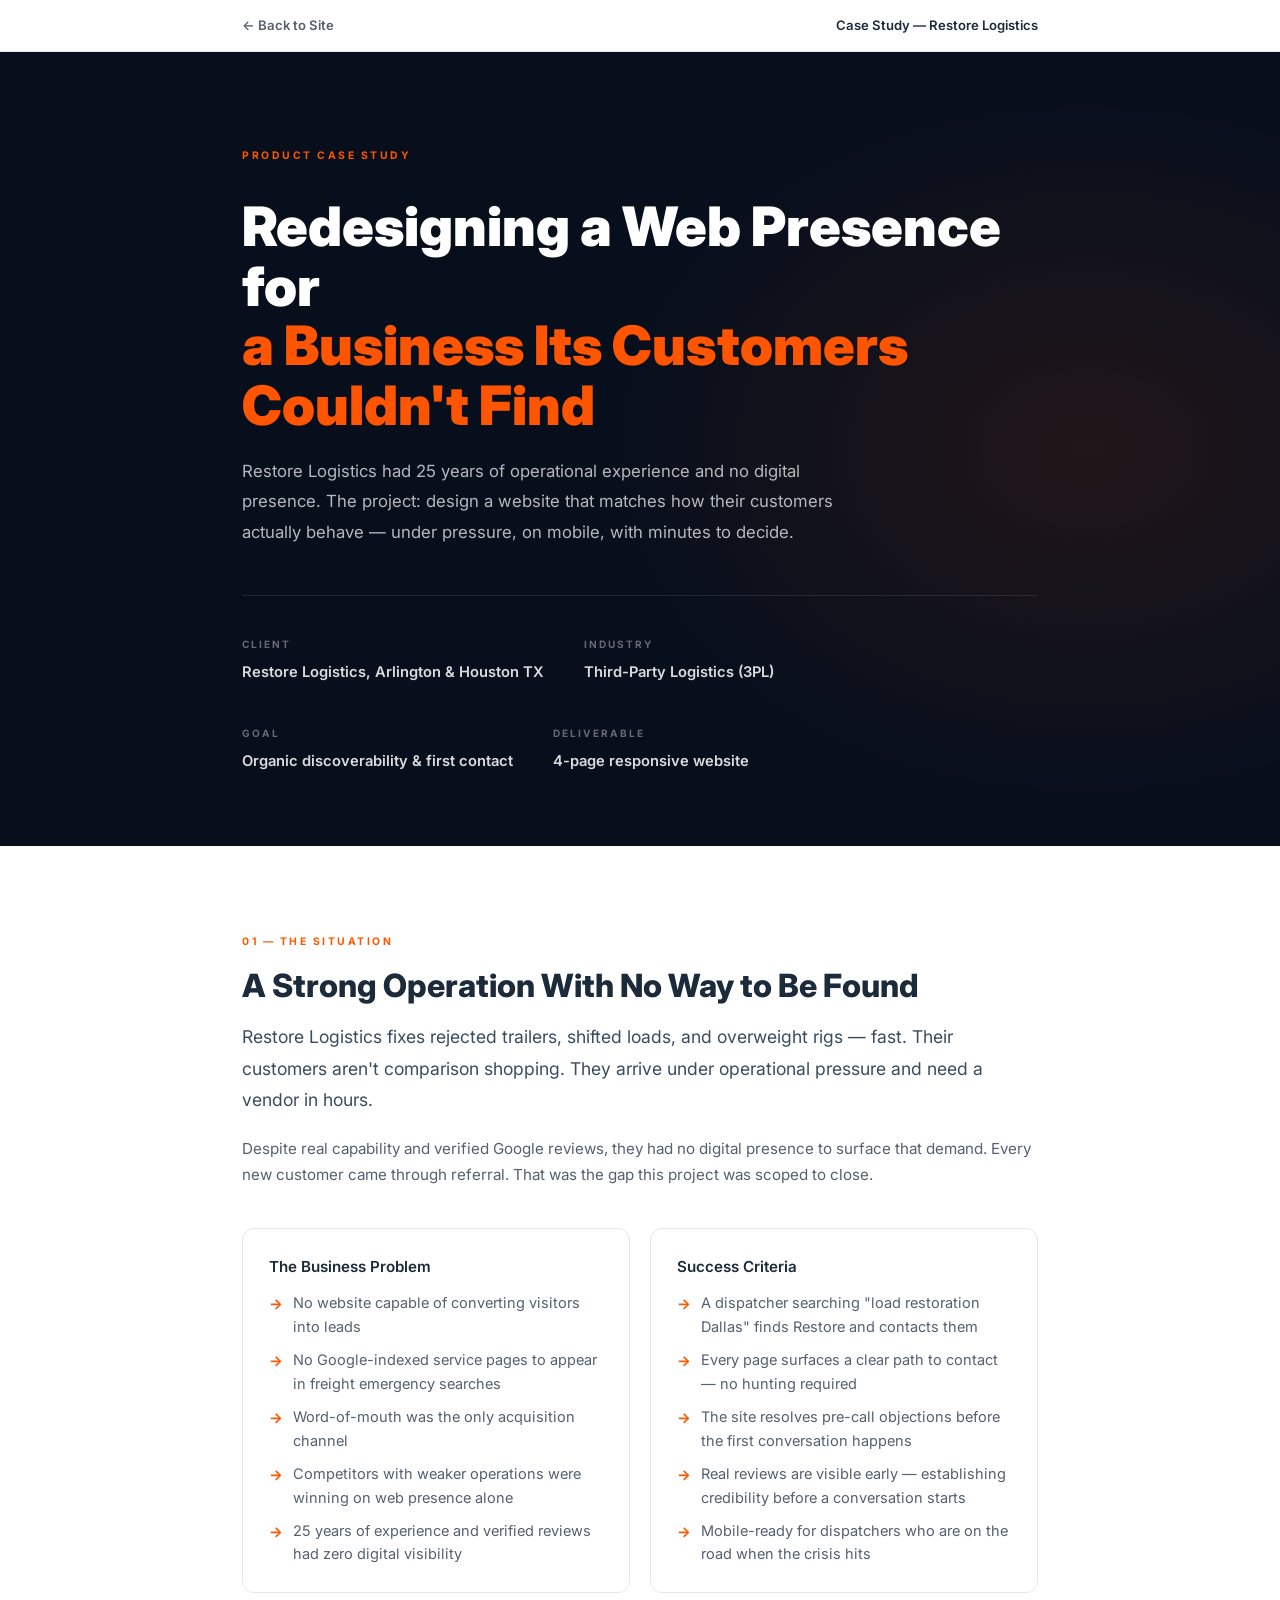
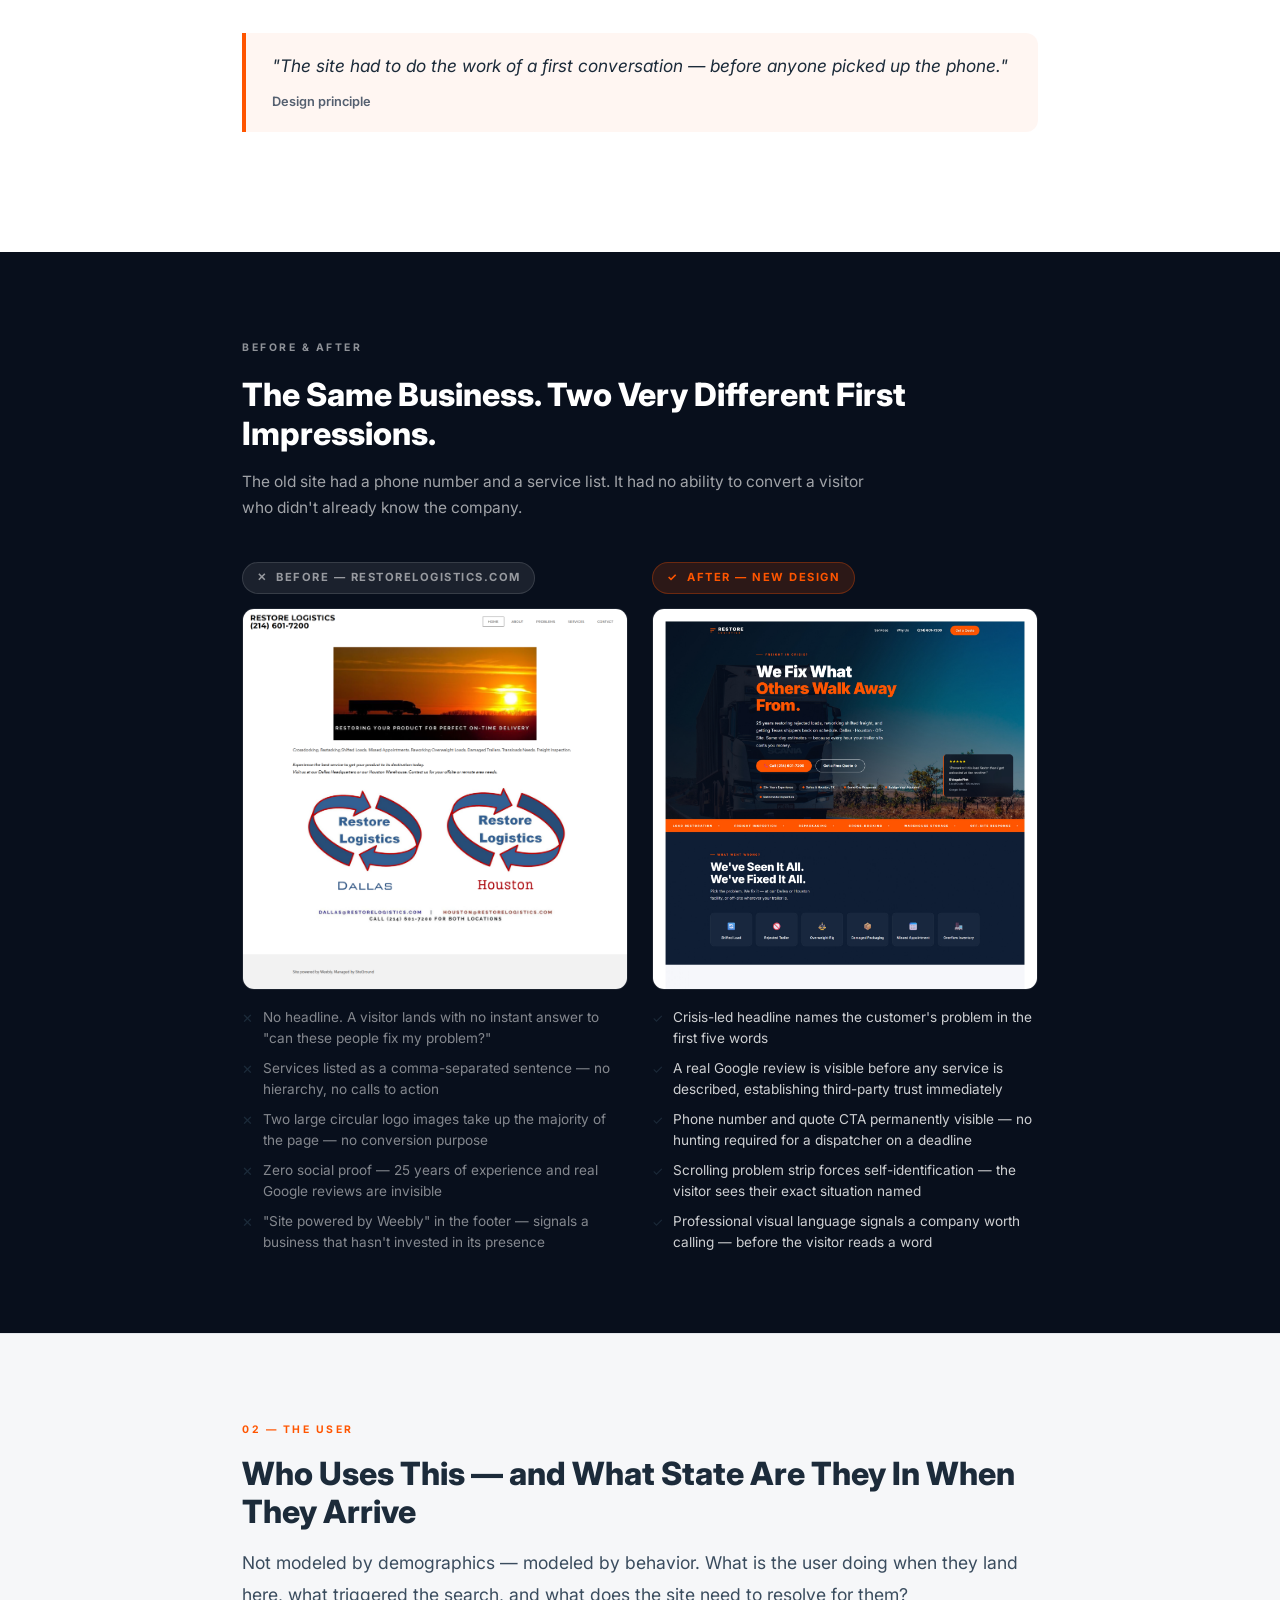
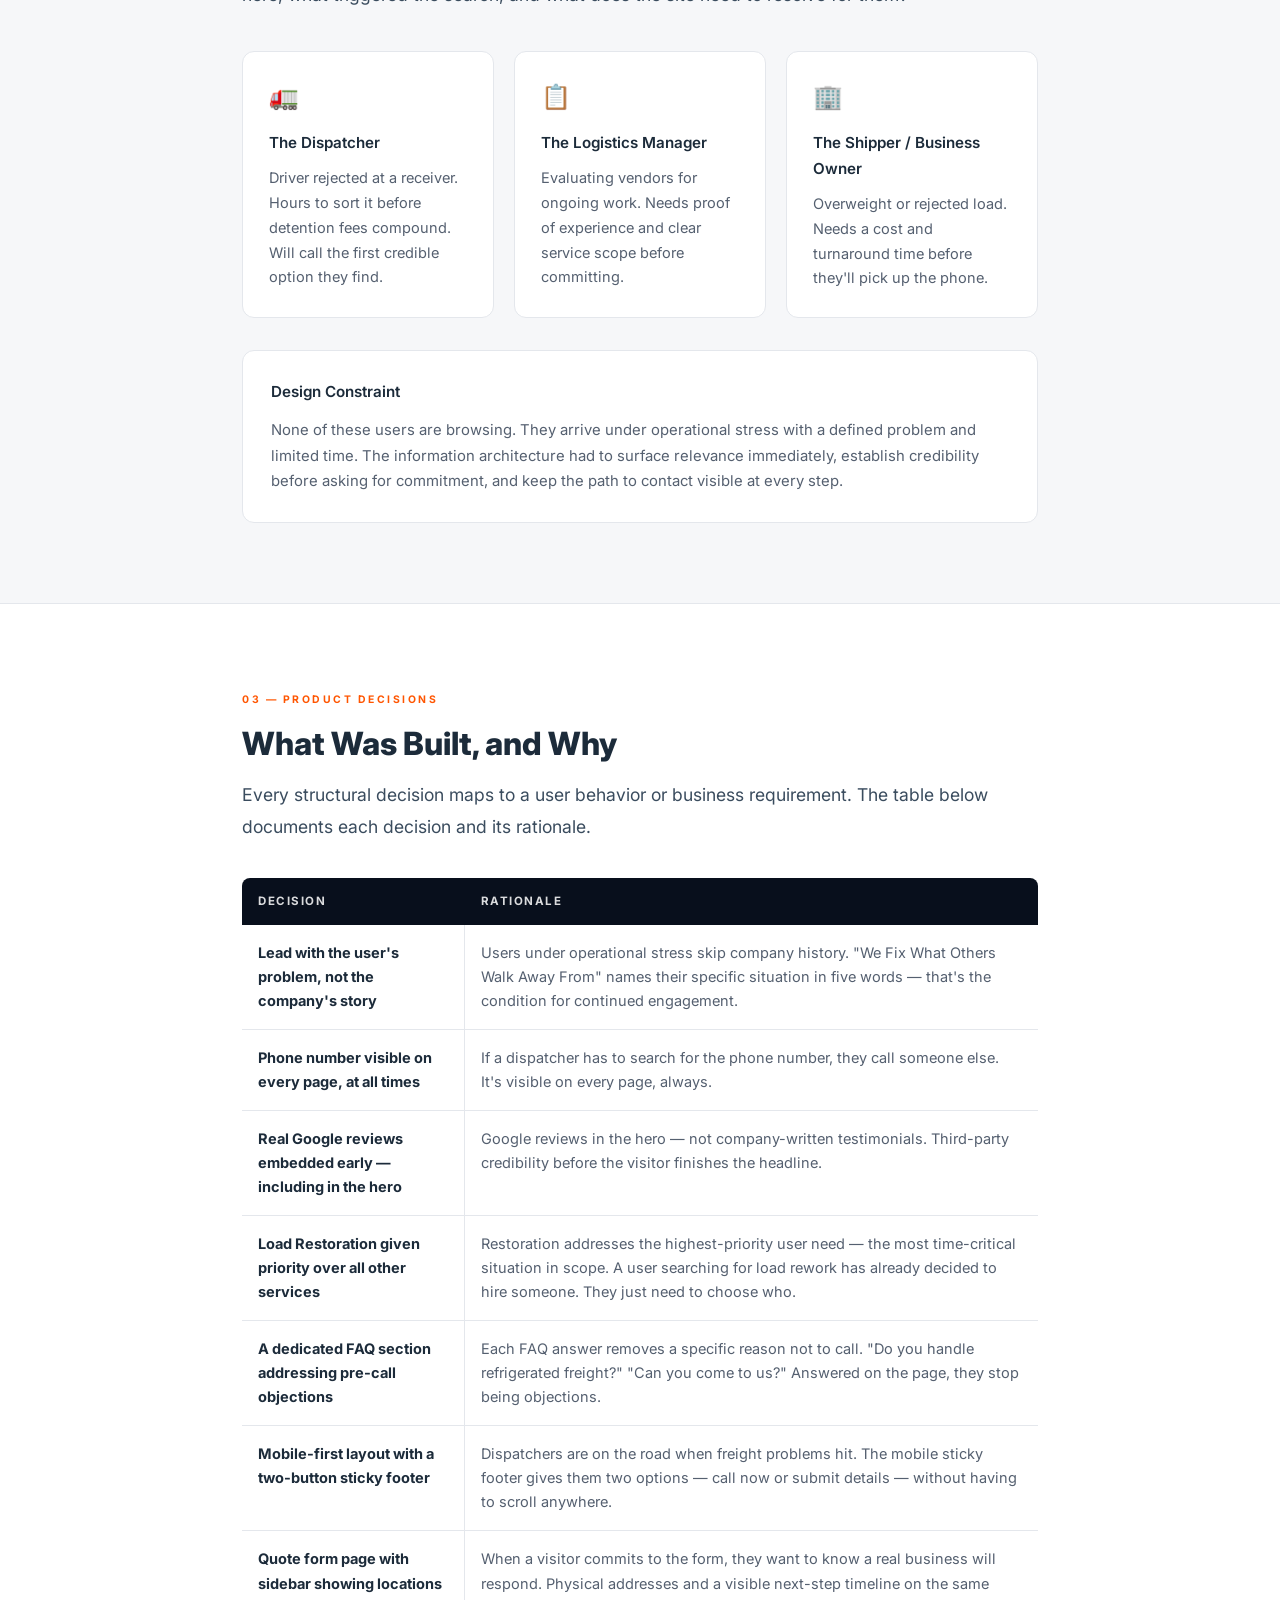
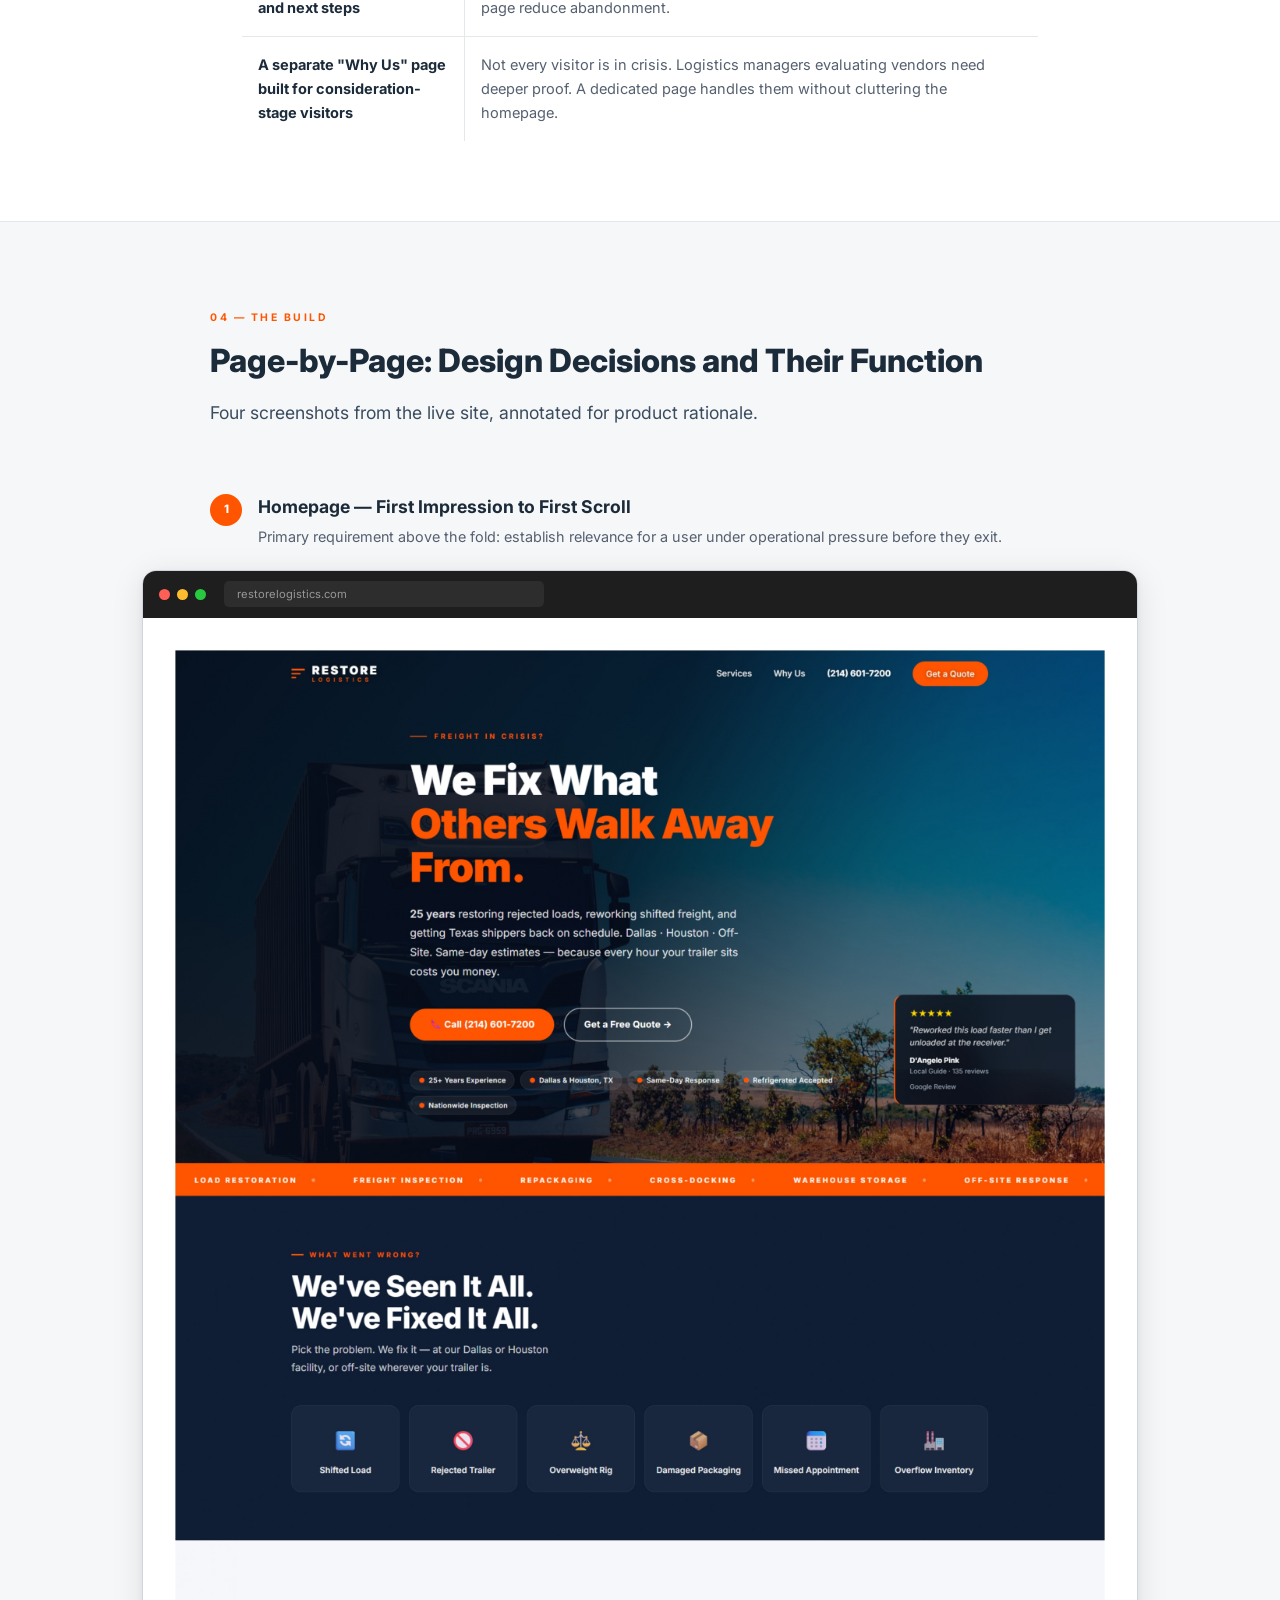
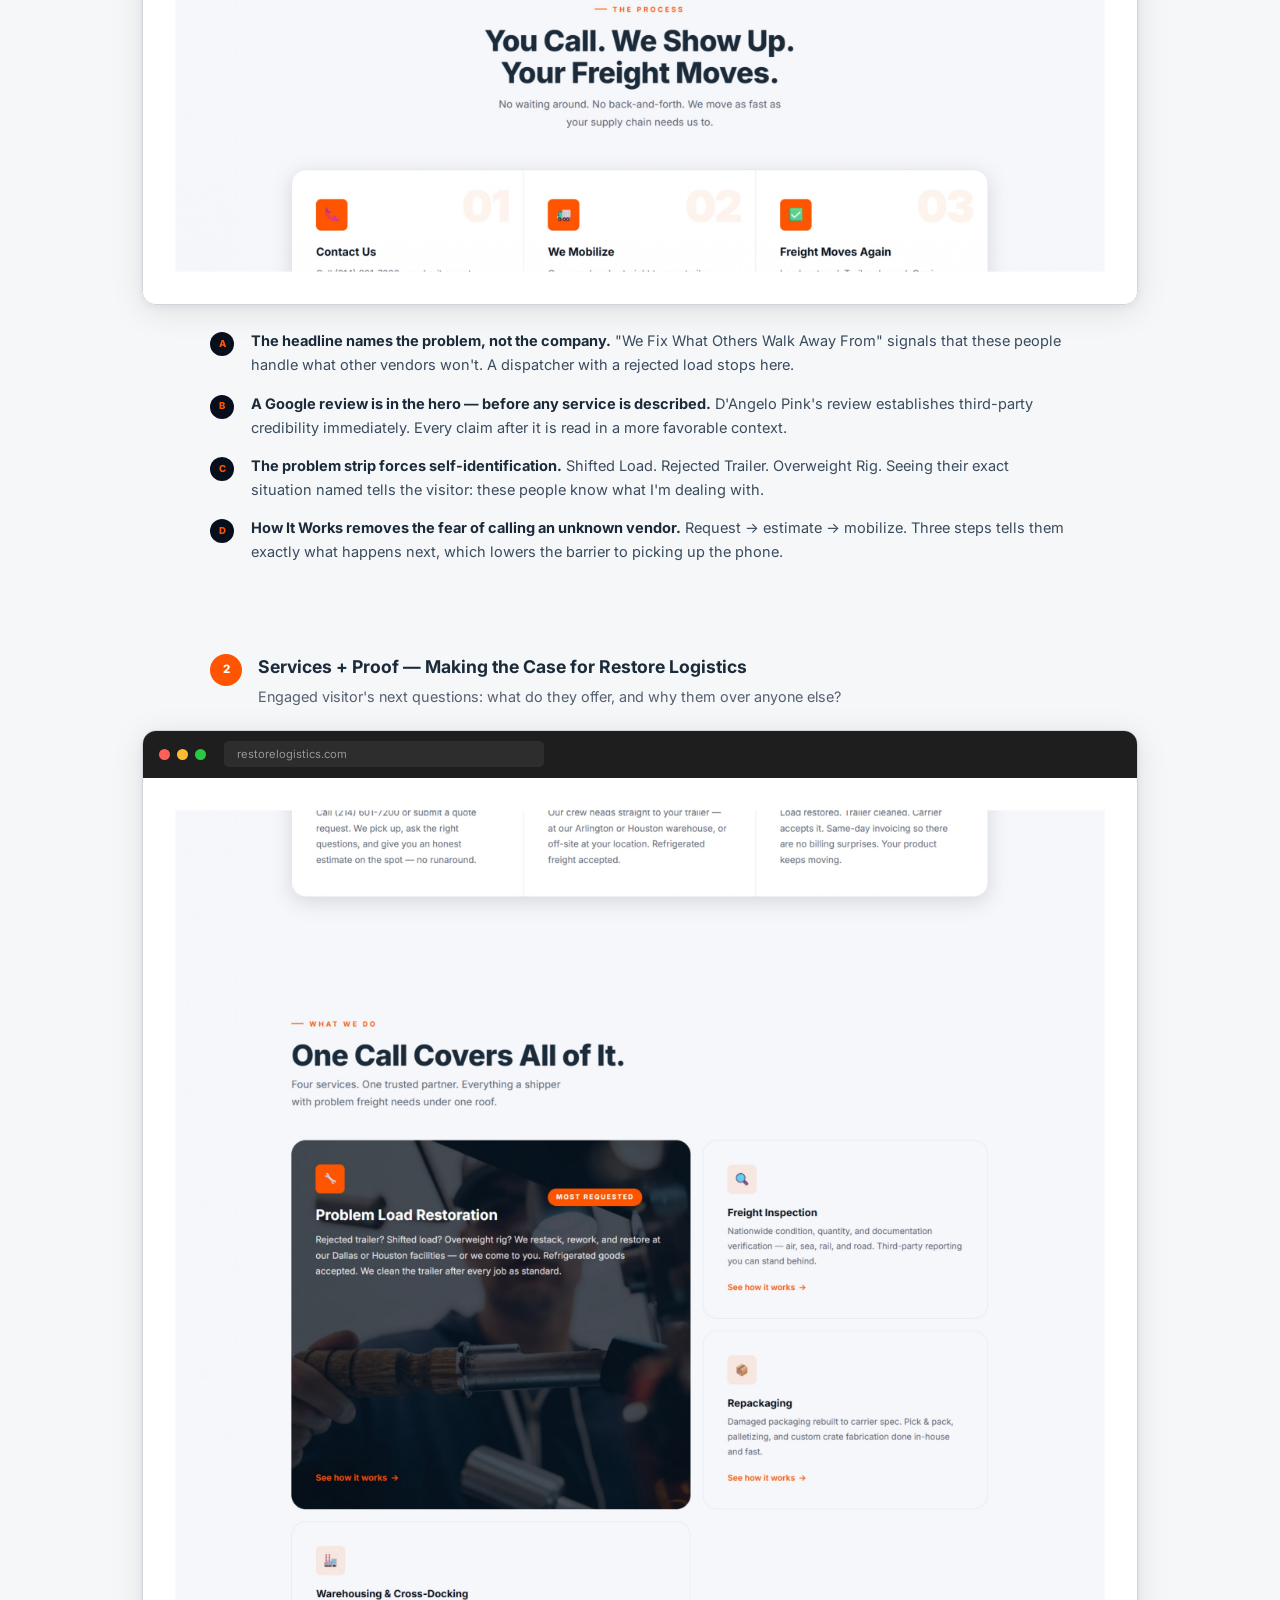
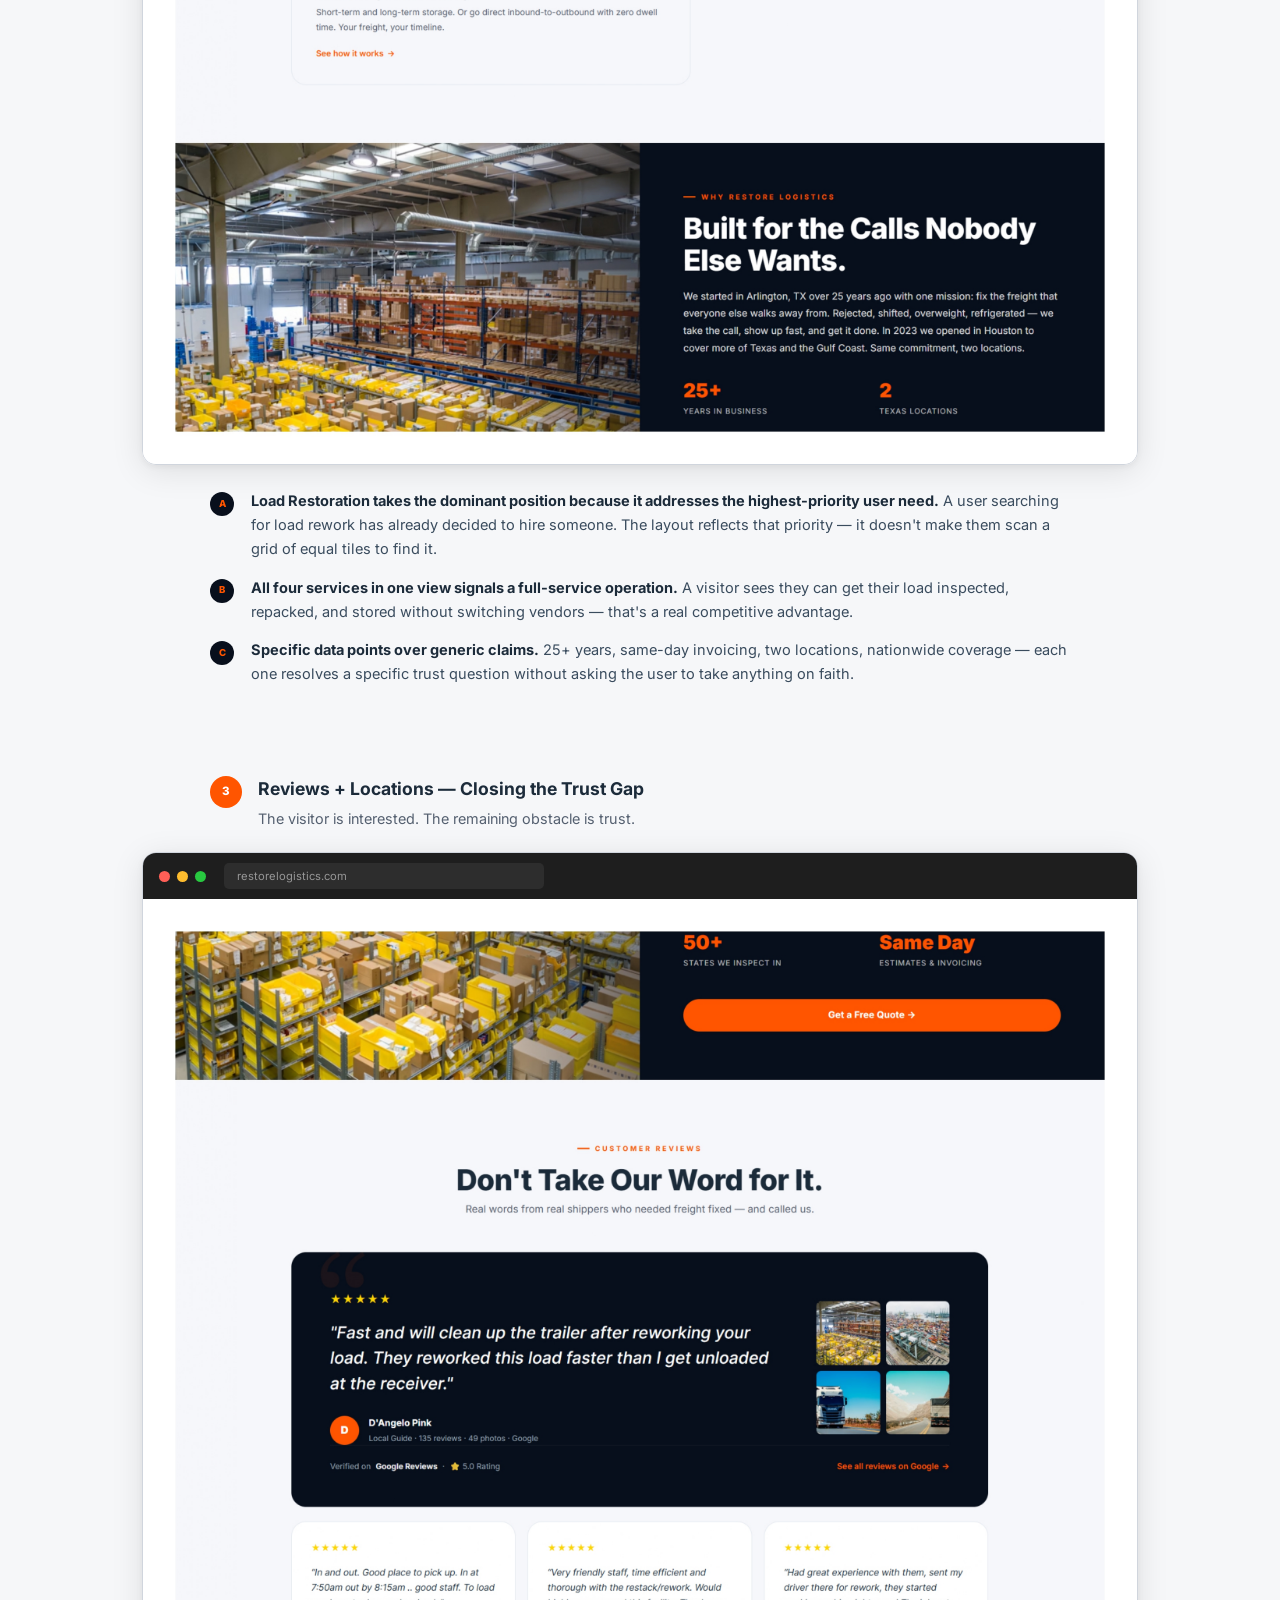
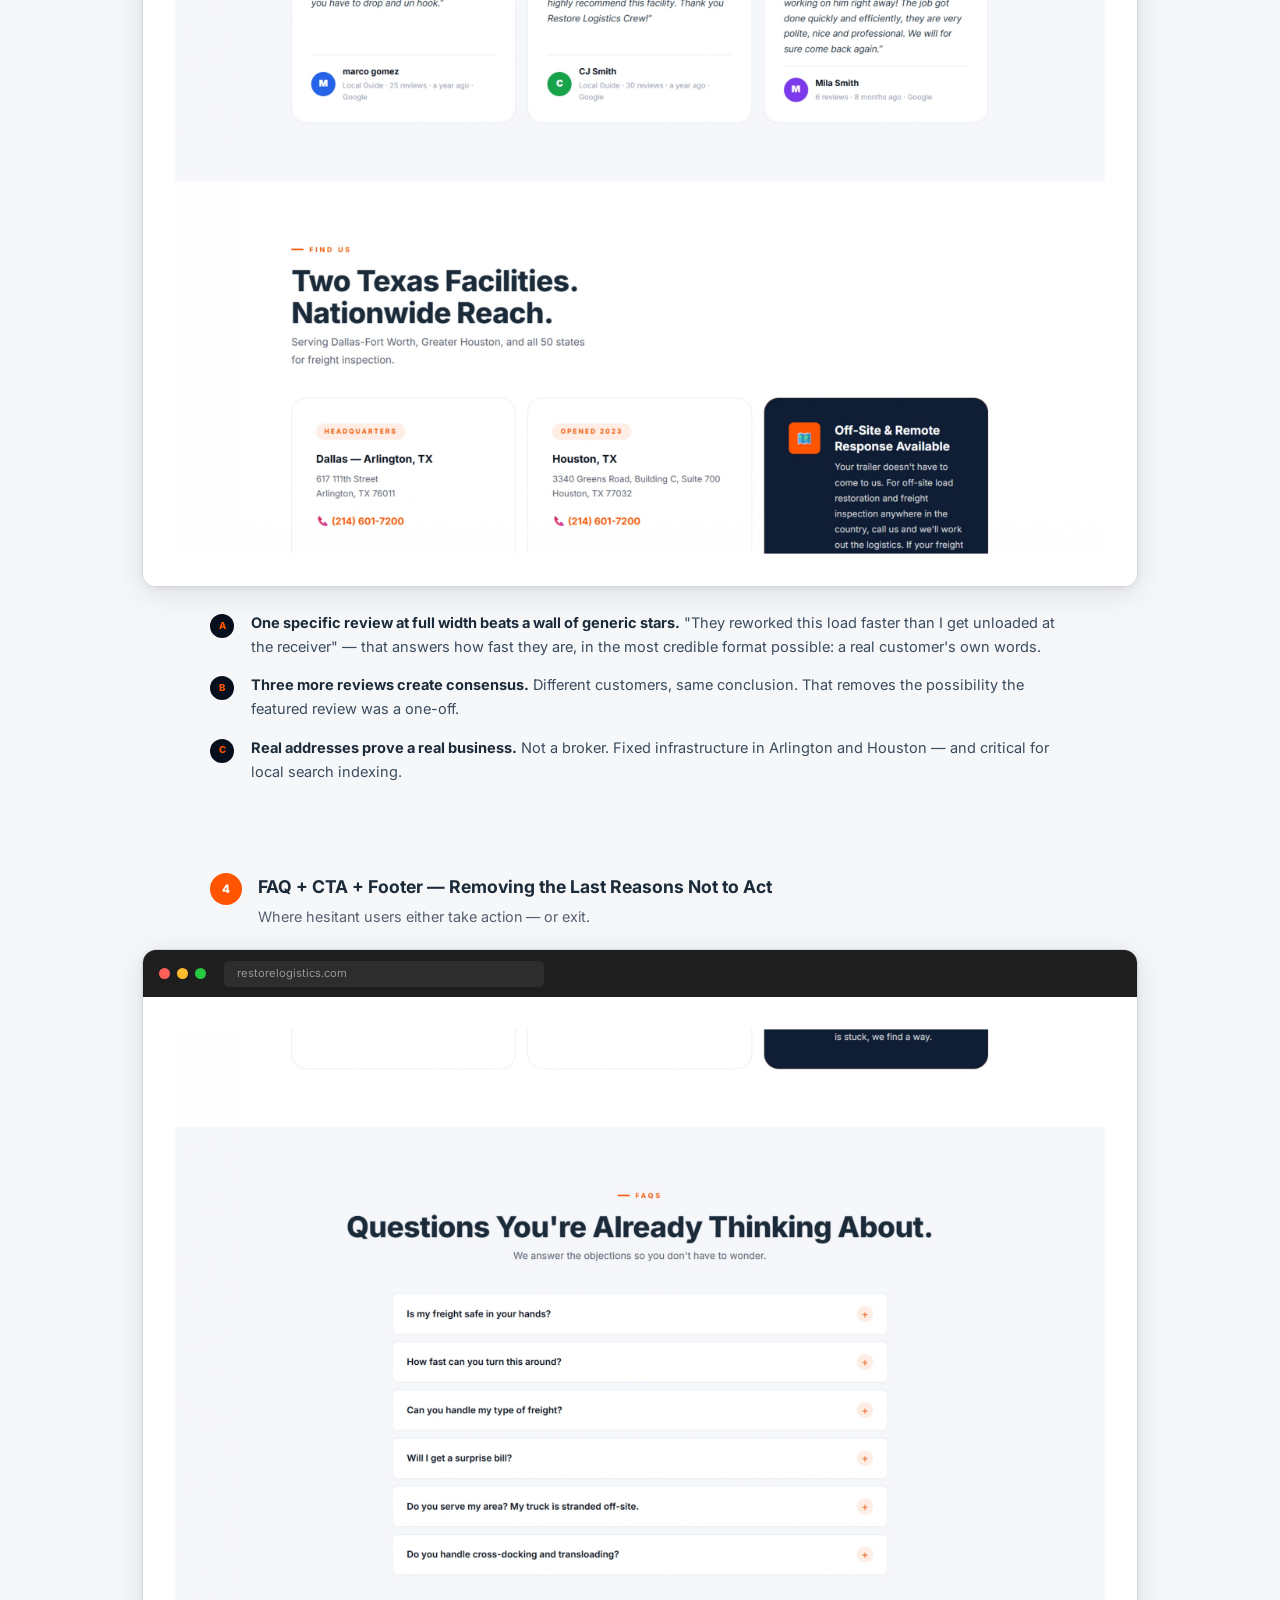
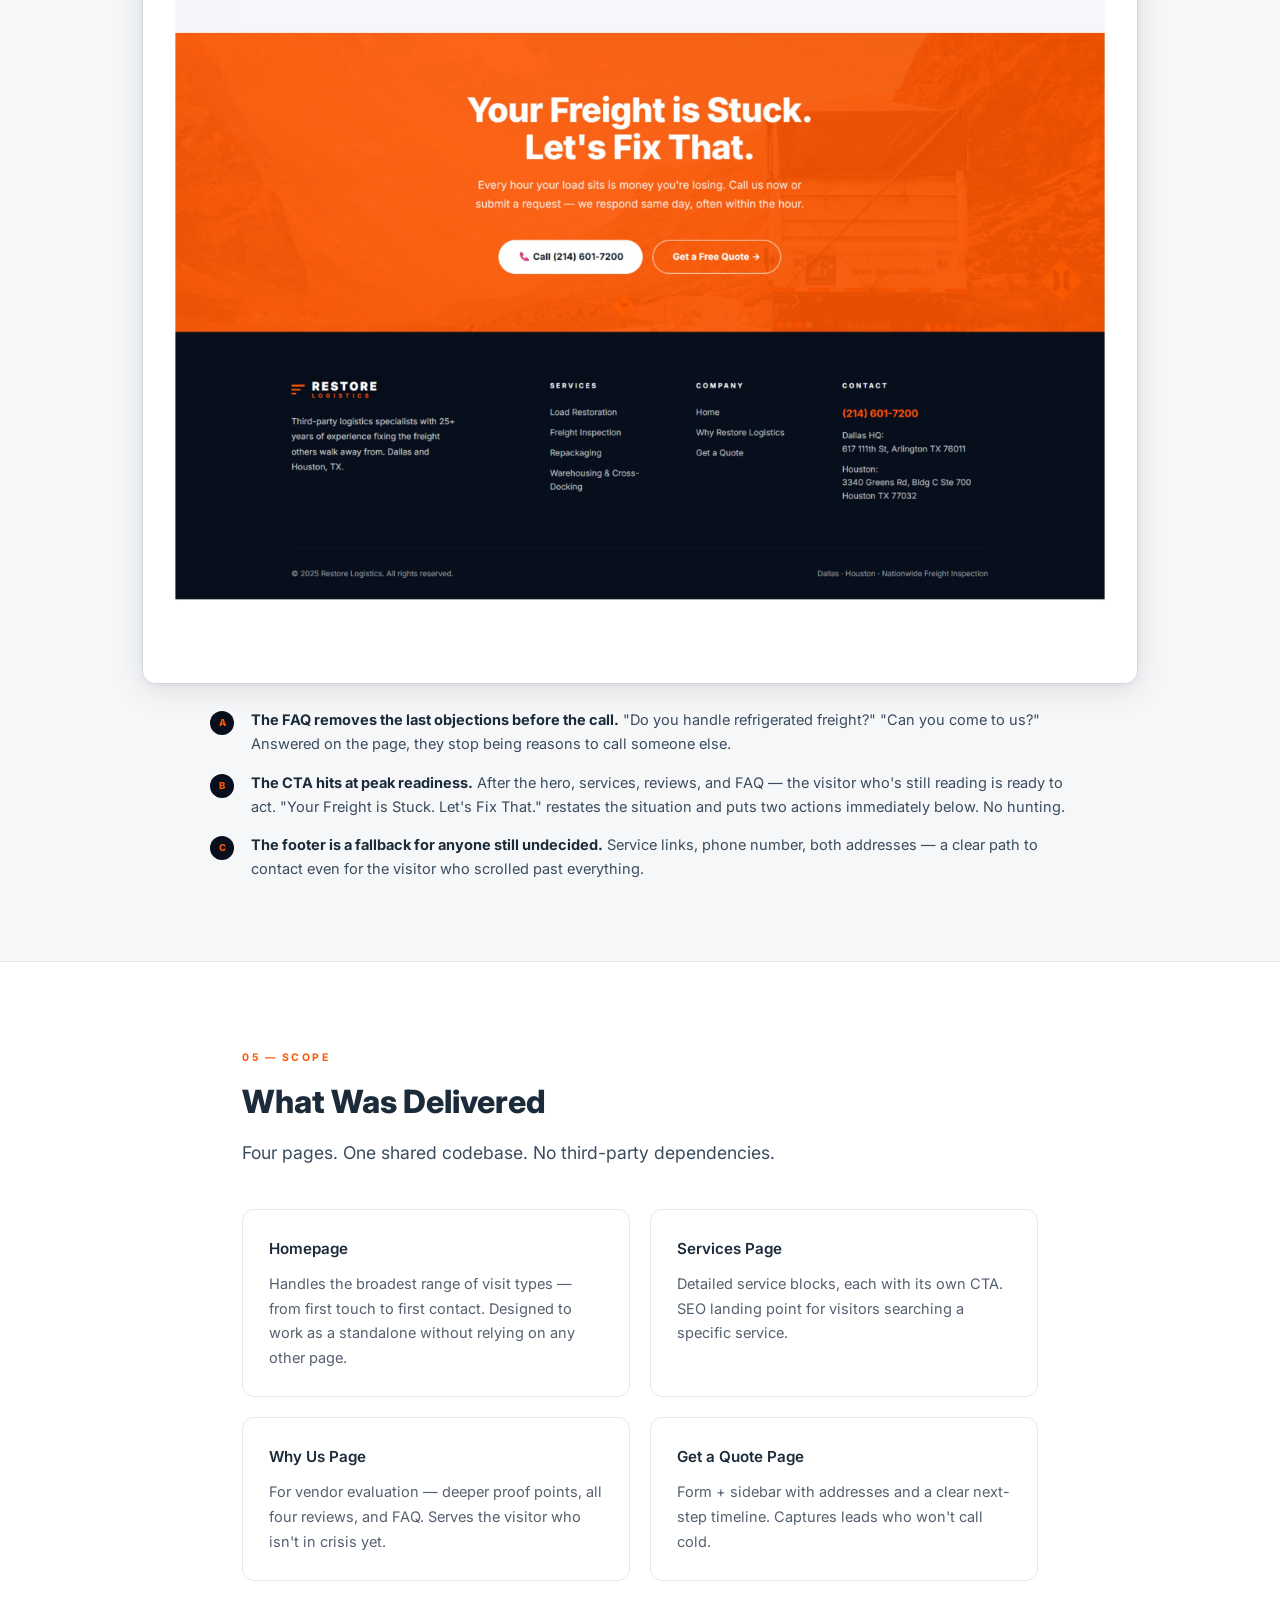
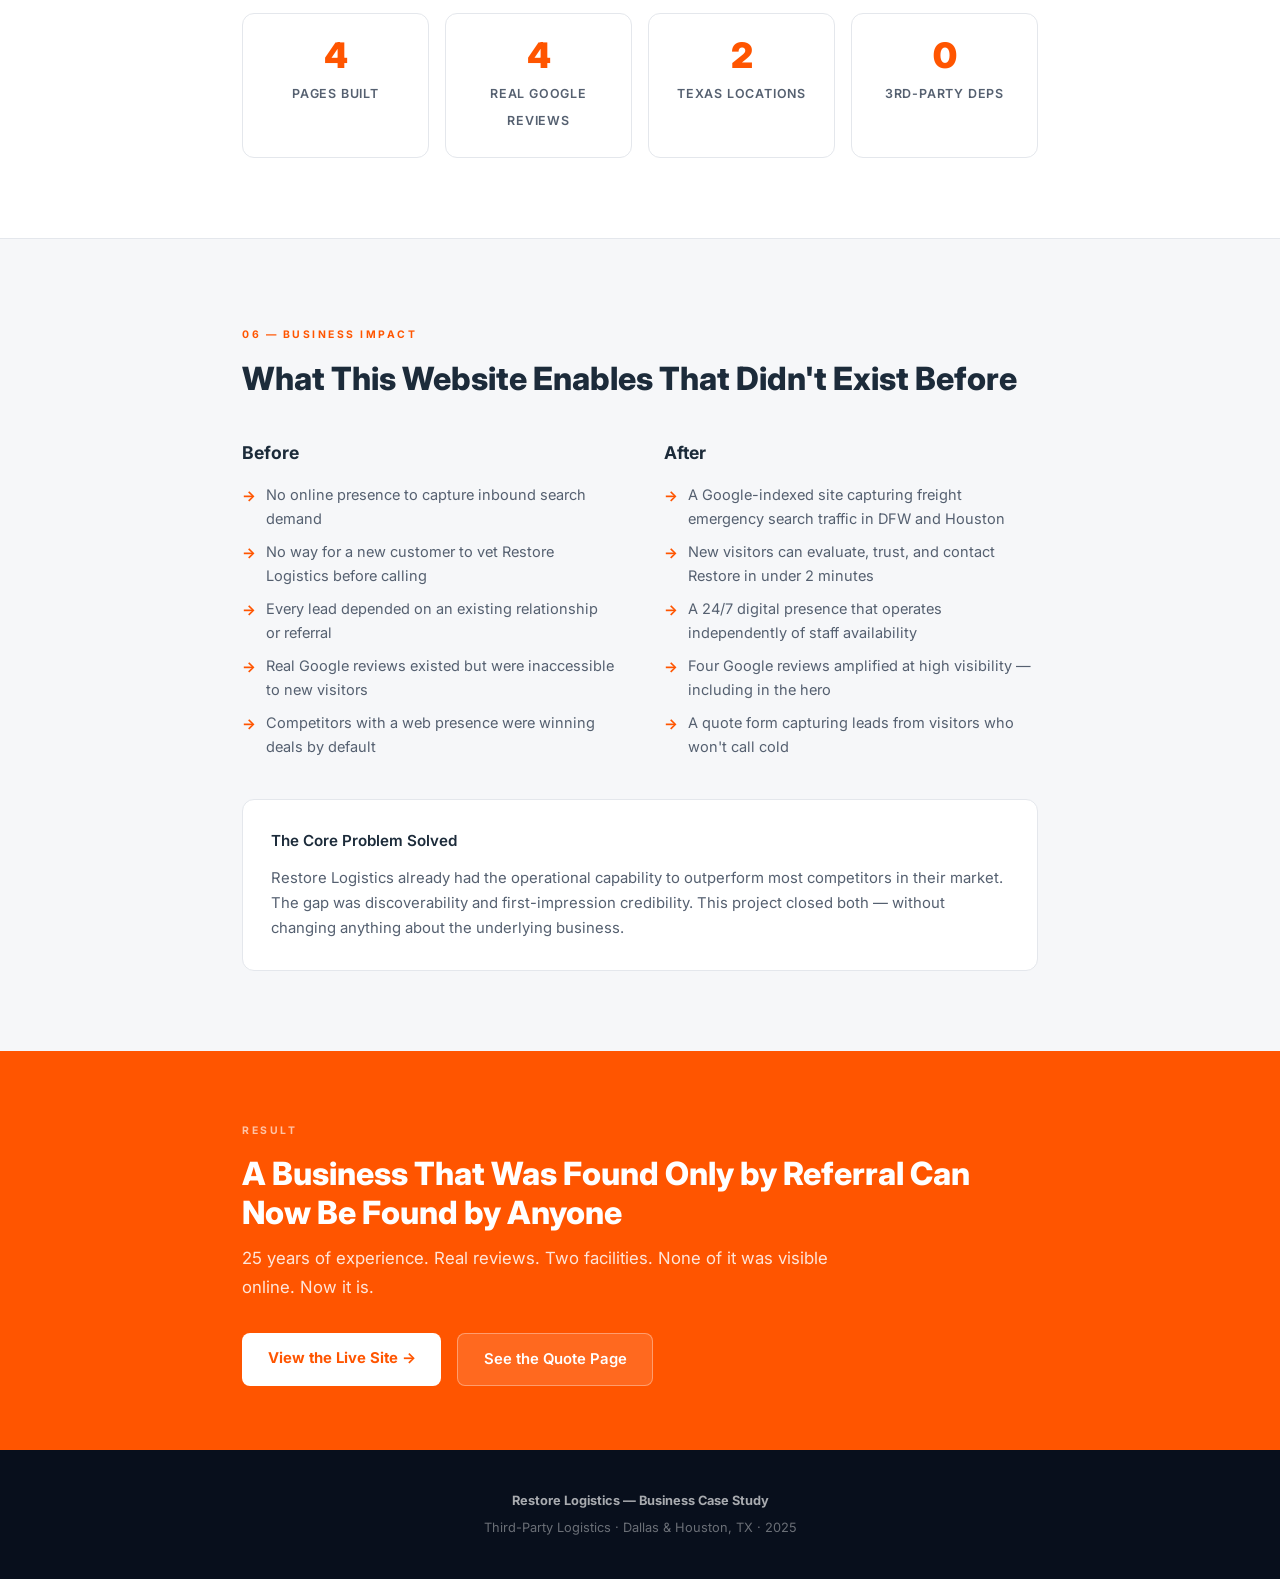
<file: case-study.html>
<!DOCTYPE html>
<html lang="en">

<head>
  <meta charset="UTF-8" />
  <meta name="viewport" content="width=device-width, initial-scale=1.0" />
  <title>Case Study — Restore Logistics Website</title>
  <link rel="preconnect" href="https://fonts.googleapis.com" />
  <link rel="preconnect" href="https://fonts.gstatic.com" crossorigin />
  <link href="https://fonts.googleapis.com/css2?family=Inter:wght@300;400;500;600;700;800;900&display=swap"
    rel="stylesheet" />
  <style>
    *,
    *::before,
    *::after {
      box-sizing: border-box;
      margin: 0;
      padding: 0;
    }

    :root {
      --navy: #080f1c;
      --orange: #ff5500;
      --white: #ffffff;
      --off-white: #f6f7f9;
      --border: #e4e7ec;
      --text: #1c2b3a;
      --muted: #556070;
      --radius: 12px;
    }

    html {
      scroll-behavior: smooth;
    }

    body {
      font-family: 'Inter', sans-serif;
      background: var(--off-white);
      color: var(--text);
      line-height: 1.7;
      font-size: 16px;
    }

    .container {
      max-width: 860px;
      margin: 0 auto;
      padding: 0 2rem;
    }

    .container-wide {
      max-width: 1060px;
      margin: 0 auto;
      padding: 0 2rem;
    }

    .kicker {
      display: inline-block;
      font-size: 0.65rem;
      font-weight: 700;
      letter-spacing: 2.5px;
      text-transform: uppercase;
      color: var(--orange);
      margin-bottom: 1rem;
    }

    h1 {
      font-size: clamp(2.2rem, 5vw, 3.4rem);
      font-weight: 900;
      line-height: 1.1;
    }

    h2 {
      font-size: clamp(1.4rem, 3vw, 2rem);
      font-weight: 800;
      line-height: 1.2;
    }

    h3 {
      font-size: 1.1rem;
      font-weight: 700;
    }

    h4 {
      font-size: 0.95rem;
      font-weight: 600;
    }

    p {
      color: var(--muted);
    }

    .lead {
      font-size: 1.1rem;
      color: #3a4c5e;
      line-height: 1.8;
    }

    /* ── TOPBAR ── */
    .topbar {
      background: var(--white);
      border-bottom: 1px solid var(--border);
      padding: 0.9rem 0;
      position: sticky;
      top: 0;
      z-index: 100;
    }

    .topbar .container {
      display: flex;
      align-items: center;
      justify-content: space-between;
    }

    .topbar-back {
      font-size: 0.82rem;
      font-weight: 600;
      color: var(--muted);
      text-decoration: none;
    }

    .topbar-back:hover {
      color: var(--orange);
    }

    .topbar-label {
      font-size: 0.82rem;
      font-weight: 600;
      color: var(--text);
    }

    /* ── COVER ── */
    .cover {
      background: var(--navy);
      padding: 5.5rem 0 4.5rem;
      position: relative;
      overflow: hidden;
    }

    .cover::before {
      content: '';
      position: absolute;
      inset: 0;
      background: radial-gradient(ellipse 55% 65% at 85% 50%, rgba(255, 85, 0, 0.10) 0%, transparent 68%);
      pointer-events: none;
    }

    .cover-inner {
      position: relative;
      z-index: 1;
    }

    .cover h1 {
      color: var(--white);
      margin: 1rem 0 1.25rem;
    }

    .cover h1 em {
      color: var(--orange);
      font-style: normal;
    }

    .cover-sub {
      font-size: 1.05rem;
      color: rgba(255, 255, 255, 0.70);
      max-width: 600px;
      line-height: 1.8;
    }

    .cover-meta {
      display: flex;
      flex-wrap: wrap;
      gap: 2.5rem;
      margin-top: 3rem;
      padding-top: 2.5rem;
      border-top: 1px solid rgba(255, 255, 255, 0.10);
    }

    .cover-meta-label {
      display: block;
      font-size: 0.63rem;
      font-weight: 700;
      letter-spacing: 2px;
      text-transform: uppercase;
      color: rgba(255, 255, 255, 0.38);
      margin-bottom: 0.3rem;
    }

    .cover-meta-value {
      font-size: 0.92rem;
      font-weight: 600;
      color: rgba(255, 255, 255, 0.85);
    }

    /* ── SECTIONS ── */
    .section {
      padding: 5rem 0;
    }

    .section-white {
      background: var(--white);
    }

    .section-off {
      background: var(--off-white);
    }

    .section-navy {
      background: var(--navy);
    }

    /* ── DIVIDER ── */
    hr.divider {
      border: none;
      border-top: 1px solid var(--border);
    }

    /* ── PULL QUOTE ── */
    .pull-quote {
      border-left: 4px solid var(--orange);
      padding: 1.1rem 1.6rem;
      background: rgba(255, 85, 0, 0.05);
      border-radius: 0 var(--radius) var(--radius) 0;
      margin: 2.5rem 0;
    }

    .pull-quote p {
      font-size: 1.08rem;
      font-style: italic;
      color: var(--text);
      line-height: 1.7;
      margin-bottom: 0.4rem;
    }

    .pull-quote cite {
      font-size: 0.8rem;
      color: var(--muted);
      font-style: normal;
      font-weight: 600;
    }

    /* ── GRID CARDS ── */
    .grid-2 {
      display: grid;
      grid-template-columns: 1fr 1fr;
      gap: 1.25rem;
    }

    .grid-3 {
      display: grid;
      grid-template-columns: repeat(3, 1fr);
      gap: 1.25rem;
    }

    .card {
      background: var(--white);
      border: 1px solid var(--border);
      border-radius: var(--radius);
      padding: 1.6rem;
    }

    .card h3 {
      margin-bottom: 0.5rem;
    }

    .card h4 {
      margin-bottom: 0.65rem;
      color: var(--text);
    }

    .card p {
      font-size: 0.91rem;
    }

    /* ── STAT ROW ── */
    .stat-row {
      display: grid;
      grid-template-columns: repeat(4, 1fr);
      gap: 1rem;
      margin-top: 2rem;
    }

    .stat-card {
      background: var(--white);
      border: 1px solid var(--border);
      border-radius: var(--radius);
      padding: 1.5rem 1rem;
      text-align: center;
    }

    .stat-num {
      display: block;
      font-size: 2.2rem;
      font-weight: 900;
      color: var(--orange);
      line-height: 1;
      margin-bottom: 0.35rem;
    }

    .stat-label {
      font-size: 0.78rem;
      font-weight: 600;
      color: var(--muted);
      text-transform: uppercase;
      letter-spacing: 0.8px;
    }

    /* ── DECISION TABLE ── */
    .decision-table {
      width: 100%;
      border-collapse: collapse;
      margin-top: 1.75rem;
      font-size: 0.91rem;
    }

    .decision-table thead th {
      background: var(--navy);
      color: rgba(255, 255, 255, 0.85);
      padding: 0.85rem 1rem;
      text-align: left;
      font-size: 0.72rem;
      font-weight: 700;
      letter-spacing: 1.5px;
      text-transform: uppercase;
    }

    .decision-table thead th:first-child {
      border-radius: 8px 0 0 0;
    }

    .decision-table thead th:last-child {
      border-radius: 0 8px 0 0;
    }

    .decision-table tbody tr {
      border-bottom: 1px solid var(--border);
    }

    .decision-table tbody tr:last-child {
      border-bottom: none;
    }

    .decision-table tbody td {
      padding: 1rem 1rem;
      vertical-align: top;
      background: var(--white);
      color: var(--muted);
      line-height: 1.65;
    }

    .decision-table tbody td:first-child {
      font-weight: 700;
      color: var(--text);
      width: 28%;
      border-right: 1px solid var(--border);
    }

    .decision-table tbody td:last-child {
      border-radius: 0 0 8px 0;
    }

    .decision-table tbody tr:last-child td:first-child {
      border-radius: 0 0 0 8px;
    }

    /* ── SCREENSHOT ── */
    .screenshot-block {
      margin-top: 4rem;
    }

    .screenshot-block+.screenshot-block {
      margin-top: 5.5rem;
    }

    .screenshot-header {
      display: flex;
      align-items: baseline;
      gap: 1rem;
      margin-bottom: 1.25rem;
    }

    .screenshot-num {
      display: inline-flex;
      align-items: center;
      justify-content: center;
      width: 32px;
      height: 32px;
      background: var(--orange);
      color: white;
      border-radius: 50%;
      font-size: 0.72rem;
      font-weight: 800;
      flex-shrink: 0;
    }

    .screenshot-header-text {}

    .screenshot-header-text h3 {
      margin-bottom: 0.2rem;
    }

    .screenshot-header-text p {
      font-size: 0.9rem;
    }

    .screenshot-wrap {
      border-radius: 14px;
      overflow: hidden;
      border: 1px solid #d0d5dd;
      box-shadow: 0 6px 32px rgba(0, 0, 0, 0.10), 0 2px 6px rgba(0, 0, 0, 0.05);
    }

    .browser-bar {
      background: #1e1e1e;
      padding: 0.65rem 1rem;
      display: flex;
      align-items: center;
      gap: 0.45rem;
    }

    .bd {
      width: 11px;
      height: 11px;
      border-radius: 50%;
    }

    .bd:nth-child(1) {
      background: #ff5f57;
    }

    .bd:nth-child(2) {
      background: #febc2e;
    }

    .bd:nth-child(3) {
      background: #28c840;
    }

    .browser-url {
      margin-left: 0.65rem;
      background: #2d2d2d;
      border-radius: 5px;
      padding: 0.22rem 0.8rem;
      font-size: 0.7rem;
      color: rgba(255, 255, 255, 0.5);
      flex: 1;
      max-width: 320px;
    }

    .screenshot-wrap img {
      display: block;
      width: 100%;
      height: auto;
    }

    /* ── ANNOTATION ── */
    .annotations {
      margin-top: 1.5rem;
      display: flex;
      flex-direction: column;
      gap: 0.9rem;
    }

    .ann {
      display: grid;
      grid-template-columns: 1.8rem 1fr;
      gap: 0.75rem;
      align-items: start;
    }

    .ann-dot {
      display: inline-flex;
      align-items: center;
      justify-content: center;
      width: 24px;
      height: 24px;
      border-radius: 50%;
      background: var(--navy);
      color: var(--orange);
      font-size: 0.6rem;
      font-weight: 800;
      margin-top: 3px;
      flex-shrink: 0;
    }

    .ann-body {
      font-size: 0.91rem;
      color: #3a4c5e;
      line-height: 1.65;
    }

    .ann-body strong {
      color: var(--text);
      font-weight: 700;
    }

    /* ── TWO-COL LAYOUT ── */
    .two-col {
      display: grid;
      grid-template-columns: 1fr 1fr;
      gap: 3rem;
      align-items: start;
    }

    /* ── LIST ── */
    .styled-list {
      list-style: none;
      padding: 0;
      display: flex;
      flex-direction: column;
      gap: 0.65rem;
      font-size: 0.91rem;
      color: var(--muted);
    }

    .styled-list li {
      display: flex;
      gap: 0.65rem;
      align-items: flex-start;
      line-height: 1.6;
    }

    .styled-list li::before {
      content: '→';
      color: var(--orange);
      font-weight: 700;
      flex-shrink: 0;
      margin-top: 1px;
    }

    /* ── OUTCOME BAND ── */
    .outcome-band {
      background: var(--orange);
      padding: 4rem 0;
    }

    .outcome-band h2 {
      color: var(--white);
      margin-bottom: 0.75rem;
    }

    .outcome-band p {
      color: rgba(255, 255, 255, 0.85);
      font-size: 1.05rem;
      max-width: 600px;
    }

    .outcome-buttons {
      display: flex;
      gap: 1rem;
      flex-wrap: wrap;
      margin-top: 2rem;
    }

    .btn-white-solid {
      display: inline-block;
      background: white;
      color: var(--orange);
      font-weight: 700;
      padding: 0.8rem 1.6rem;
      border-radius: 8px;
      text-decoration: none;
      font-size: 0.93rem;
    }

    .btn-outline-light {
      display: inline-block;
      border: 1px solid rgba(255, 255, 255, 0.35);
      background: rgba(255, 255, 255, 0.12);
      color: white;
      font-weight: 600;
      padding: 0.8rem 1.6rem;
      border-radius: 8px;
      text-decoration: none;
      font-size: 0.93rem;
    }

    /* ── BEFORE / AFTER ── */
    .ba-grid {
      display: grid;
      grid-template-columns: 1fr 1fr;
      gap: 1.5rem;
      margin-top: 2.5rem;
    }

    .ba-col {}

    .ba-label {
      display: inline-flex;
      align-items: center;
      gap: 0.5rem;
      font-size: 0.7rem;
      font-weight: 700;
      letter-spacing: 1.5px;
      text-transform: uppercase;
      padding: 0.35rem 0.85rem;
      border-radius: 999px;
      margin-bottom: 0.85rem;
    }

    .ba-label-before {
      background: rgba(255, 255, 255, 0.08);
      color: rgba(255, 255, 255, 0.55);
      border: 1px solid rgba(255, 255, 255, 0.12);
    }

    .ba-label-after {
      background: rgba(255, 85, 0, 0.15);
      color: var(--orange);
      border: 1px solid rgba(255, 85, 0, 0.3);
    }

    .ba-screenshot {
      border-radius: 12px;
      overflow: hidden;
      border: 1px solid rgba(255, 255, 255, 0.08);
    }

    .ba-screenshot img {
      display: block;
      width: 100%;
      height: 380px;
      object-fit: cover;
      object-position: top;
    }

    .ba-points {
      margin-top: 1.1rem;
      display: flex;
      flex-direction: column;
      gap: 0.55rem;
    }

    .ba-point {
      display: flex;
      gap: 0.6rem;
      align-items: flex-start;
      font-size: 0.85rem;
      line-height: 1.55;
    }

    .ba-point-icon {
      flex-shrink: 0;
      font-size: 0.8rem;
      margin-top: 2px;
    }

    .ba-point-text-before {
      color: rgba(255, 255, 255, 0.5);
    }

    .ba-point-text-after {
      color: rgba(255, 255, 255, 0.8);
    }

    /* ── FOOTER ── */
    .cs-footer {
      background: var(--navy);
      padding: 2.5rem 0;
      text-align: center;
    }

    .cs-footer p {
      color: rgba(255, 255, 255, 0.4);
      font-size: 0.8rem;
    }

    .cs-footer strong {
      color: rgba(255, 255, 255, 0.65);
    }

    @media (max-width: 720px) {

      .grid-2,
      .grid-3,
      .stat-row,
      .two-col,
      .ba-grid {
        grid-template-columns: 1fr;
      }

      .cover-meta {
        gap: 1.5rem;
      }

      .ba-screenshot img {
        height: 260px;
      }
    }
  </style>
</head>

<body>

  <!-- TOPBAR -->
  <div class="topbar">
    <div class="container">
      <a href="index.html" class="topbar-back">← Back to Site</a>
      <span class="topbar-label">Case Study — Restore Logistics</span>
    </div>
  </div>

  <!-- COVER -->
  <section class="cover">
    <div class="container cover-inner">
      <span class="kicker">Product Case Study</span>
      <h1>Redesigning a Web Presence for<br><em>a Business Its Customers Couldn't Find</em></h1>
      <p class="cover-sub">
        Restore Logistics had 25 years of operational experience and no digital presence. The project: design a website that matches how their customers actually behave — under pressure, on mobile, with minutes to decide.
      </p>
      <div class="cover-meta">
        <div>
          <span class="cover-meta-label">Client</span>
          <span class="cover-meta-value">Restore Logistics, Arlington &amp; Houston TX</span>
        </div>
        <div>
          <span class="cover-meta-label">Industry</span>
          <span class="cover-meta-value">Third-Party Logistics (3PL)</span>
        </div>
        <div>
          <span class="cover-meta-label">Goal</span>
          <span class="cover-meta-value">Organic discoverability &amp; first contact</span>
        </div>
        <div>
          <span class="cover-meta-label">Deliverable</span>
          <span class="cover-meta-value">4-page responsive website</span>
        </div>
      </div>
    </div>
  </section>

  <!-- ── 01. THE BUSINESS SITUATION ── -->
  <section class="section section-white">
    <div class="container">
      <span class="kicker">01 — The Situation</span>
      <h2>A Strong Operation With No Way to Be Found</h2>
      <p class="lead" style="margin-top:1rem;">
        Restore Logistics fixes rejected trailers, shifted loads, and overweight rigs — fast. Their customers aren't comparison shopping. They arrive under operational pressure and need a vendor in hours.
      </p>
      <p style="margin-top:1.25rem; font-size:0.95rem;">
        Despite real capability and verified Google reviews, they had no digital presence to surface that demand. Every new customer came through referral. That was the gap this project was scoped to close.
      </p>

      <div class="grid-2" style="margin-top:2.5rem;">
        <div class="card">
          <h4>The Business Problem</h4>
          <ul class="styled-list" style="margin-top:0.75rem;">
            <li>No website capable of converting visitors into leads</li>
            <li>No Google-indexed service pages to appear in freight emergency searches</li>
            <li>Word-of-mouth was the only acquisition channel</li>
            <li>Competitors with weaker operations were winning on web presence alone</li>
            <li>25 years of experience and verified reviews had zero digital visibility</li>
          </ul>
        </div>
        <div class="card">
          <h4>Success Criteria</h4>
          <ul class="styled-list" style="margin-top:0.75rem;">
            <li>A dispatcher searching "load restoration Dallas" finds Restore and contacts them</li>
            <li>Every page surfaces a clear path to contact — no hunting required</li>
            <li>The site resolves pre-call objections before the first conversation happens</li>
            <li>Real reviews are visible early — establishing credibility before a conversation starts</li>
            <li>Mobile-ready for dispatchers who are on the road when the crisis hits</li>
          </ul>
        </div>
      </div>

      <div class="pull-quote">
        <p>"The site had to do the work of a first conversation — before anyone picked up the phone."</p>
        <cite>Design principle</cite>
      </div>
    </div>
  </section>

  <!-- ── BEFORE / AFTER ── -->
  <section class="section section-navy">
    <div class="container">
      <span class="kicker" style="color:rgba(255,255,255,0.55);">Before &amp; After</span>
      <h2 style="color:var(--white); margin-top:0.25rem;">The Same Business. Two Very Different First Impressions.</h2>
      <p style="color:rgba(255,255,255,0.62); margin-top:1rem; max-width:640px; font-size:0.97rem;">
        The old site had a phone number and a service list. It had no ability to convert a visitor who didn't already
        know the company.
      </p>

      <div class="ba-grid">

        <!-- BEFORE -->
        <div class="ba-col">
          <span class="ba-label ba-label-before">✕ &nbsp;Before — restorelogistics.com</span>
          <div class="ba-screenshot">
            <img src="img/before-site.png" alt="Restore Logistics original Weebly website — before redesign"
              />
          </div>
          <div class="ba-points">
            <div class="ba-point">
              <span class="ba-point-icon">✕</span>
              <span class="ba-point-text-before">No headline. A visitor lands with no instant answer to "can these
                people fix my problem?"</span>
            </div>
            <div class="ba-point">
              <span class="ba-point-icon">✕</span>
              <span class="ba-point-text-before">Services listed as a comma-separated sentence — no hierarchy, no calls
                to action</span>
            </div>
            <div class="ba-point">
              <span class="ba-point-icon">✕</span>
              <span class="ba-point-text-before">Two large circular logo images take up the majority of the page — no
                conversion purpose</span>
            </div>
            <div class="ba-point">
              <span class="ba-point-icon">✕</span>
              <span class="ba-point-text-before">Zero social proof — 25 years of experience and real Google reviews are
                invisible</span>
            </div>
            <div class="ba-point">
              <span class="ba-point-icon">✕</span>
              <span class="ba-point-text-before">"Site powered by Weebly" in the footer — signals a business that hasn't
                invested in its presence</span>
            </div>
          </div>
        </div>

        <!-- AFTER -->
        <div class="ba-col">
          <span class="ba-label ba-label-after">✓ &nbsp;After — New Design</span>
          <div class="ba-screenshot">
            <img src="img/after-01.jpg" alt="Restore Logistics redesigned website — after" />
          </div>
          <div class="ba-points">
            <div class="ba-point">
              <span class="ba-point-icon">✓</span>
              <span class="ba-point-text-after">Crisis-led headline names the customer's problem in the first five
                words</span>
            </div>
            <div class="ba-point">
              <span class="ba-point-icon">✓</span>
              <span class="ba-point-text-after">A real Google review is visible before any service is described,
                establishing third-party trust immediately</span>
            </div>
            <div class="ba-point">
              <span class="ba-point-icon">✓</span>
              <span class="ba-point-text-after">Phone number and quote CTA permanently visible — no hunting required for
                a dispatcher on a deadline</span>
            </div>
            <div class="ba-point">
              <span class="ba-point-icon">✓</span>
              <span class="ba-point-text-after">Scrolling problem strip forces self-identification — the visitor sees
                their exact situation named</span>
            </div>
            <div class="ba-point">
              <span class="ba-point-icon">✓</span>
              <span class="ba-point-text-after">Professional visual language signals a company worth calling — before
                the visitor reads a word</span>
            </div>
          </div>
        </div>

      </div>
    </div>
  </section>

  <hr class="divider" />

  <!-- ── 02. THE CUSTOMER ── -->
  <section class="section section-off">
    <div class="container">
      <span class="kicker">02 — The User</span>
      <h2>Who Uses This — and What State Are They In When They Arrive</h2>
      <p class="lead" style="margin-top:1rem;">
        Not modeled by demographics — modeled by behavior. What is the user doing when they land here, what triggered the search, and what does the site need to resolve for them?
      </p>

      <div class="grid-3" style="margin-top:2.5rem;">
        <div class="card">
          <span style="font-size:1.5rem; display:block; margin-bottom:0.75rem;">🚛</span>
          <h4>The Dispatcher</h4>
          <p>Driver rejected at a receiver. Hours to sort it before detention fees compound. Will call the first
            credible option they find.</p>
        </div>
        <div class="card">
          <span style="font-size:1.5rem; display:block; margin-bottom:0.75rem;">📋</span>
          <h4>The Logistics Manager</h4>
          <p>Evaluating vendors for ongoing work. Needs proof of experience and clear service scope before committing.
          </p>
        </div>
        <div class="card">
          <span style="font-size:1.5rem; display:block; margin-bottom:0.75rem;">🏢</span>
          <h4>The Shipper / Business Owner</h4>
          <p>Overweight or rejected load. Needs a cost and turnaround time before they'll pick up the phone.</p>
        </div>
      </div>

      <div
        style="margin-top:2rem; background:var(--white); border:1px solid var(--border); border-radius:var(--radius); padding:1.75rem;">
        <h4 style="margin-bottom:0.85rem;">Design Constraint</h4>
        <p style="font-size:0.93rem;">
          None of these users are browsing. They arrive under operational stress with a defined problem and limited time. The information architecture had to surface relevance immediately, establish credibility before asking for commitment, and keep the path to contact visible at every step.
        </p>
      </div>
    </div>
  </section>

  <hr class="divider" />

  <!-- ── 03. BUSINESS DECISIONS THAT DROVE THE BUILD ── -->
  <section class="section section-white">
    <div class="container">
      <span class="kicker">03 — Product Decisions</span>
      <h2>What Was Built, and Why</h2>
      <p class="lead" style="margin-top:1rem;">
        Every structural decision maps to a user behavior or business requirement. The table below documents each decision and its rationale.
      </p>

      <table class="decision-table" style="margin-top:2.25rem;">
        <thead>
          <tr>
            <th>Decision</th>
            <th>Rationale</th>
          </tr>
        </thead>
        <tbody>
          <tr>
            <td>Lead with the user's problem, not the company's story</td>
            <td>Users under operational stress skip company history. "We Fix What Others Walk Away From" names their specific situation in five words — that's the condition for continued engagement.</td>
          </tr>
          <tr>
            <td>Phone number visible on every page, at all times</td>
            <td>If a dispatcher has to search for the phone number, they call someone else. It's visible on every page,
              always.</td>
          </tr>
          <tr>
            <td>Real Google reviews embedded early — including in the hero</td>
            <td>Google reviews in the hero — not company-written testimonials. Third-party credibility before the
              visitor finishes the headline.</td>
          </tr>
          <tr>
            <td>Load Restoration given priority over all other services</td>
            <td>Restoration addresses the highest-priority user need — the most time-critical situation in scope. A user searching for load rework has already decided to hire someone. They just need to choose who.</td>
          </tr>
          <tr>
            <td>A dedicated FAQ section addressing pre-call objections</td>
            <td>Each FAQ answer removes a specific reason not to call. "Do you handle refrigerated freight?" "Can you
              come to us?" Answered on the page, they stop being objections.</td>
          </tr>
          <tr>
            <td>Mobile-first layout with a two-button sticky footer</td>
            <td>Dispatchers are on the road when freight problems hit. The mobile sticky footer gives them two options —
              call now or submit details — without having to scroll anywhere.</td>
          </tr>
          <tr>
            <td>Quote form page with sidebar showing locations and next steps</td>
            <td>When a visitor commits to the form, they want to know a real business will respond. Physical addresses
              and a visible next-step timeline on the same page reduce abandonment.</td>
          </tr>
          <tr>
            <td>A separate "Why Us" page built for consideration-stage visitors</td>
            <td>Not every visitor is in crisis. Logistics managers evaluating vendors need deeper proof. A dedicated
              page handles them without cluttering the homepage.</td>
          </tr>
        </tbody>
      </table>
    </div>
  </section>

  <hr class="divider" />

  <!-- ── 04. THE PAGES ── -->
  <section class="section section-off">
    <div class="container-wide">
      <div class="container" style="padding:0;">
        <span class="kicker">04 — The Build</span>
        <h2>Page-by-Page: Design Decisions and Their Function</h2>
        <p class="lead" style="margin-top:1rem; max-width:660px;">
          Four screenshots from the live site, annotated for product rationale.
        </p>
      </div>

      <!-- SCREENSHOT 1 -->
      <div class="screenshot-block">
        <div class="container" style="padding:0;">
          <div class="screenshot-header">
            <span class="screenshot-num">1</span>
            <div class="screenshot-header-text">
              <h3>Homepage — First Impression to First Scroll</h3>
              <p>Primary requirement above the fold: establish relevance for a user under operational pressure before they exit.</p>
            </div>
          </div>
        </div>
        <div class="screenshot-wrap">
          <div class="browser-bar">
            <div class="bd"></div>
            <div class="bd"></div>
            <div class="bd"></div>
            <div class="browser-url">restorelogistics.com</div>
          </div>
          <img src="img/after-01.jpg" alt="Restore Logistics homepage — hero and problem strip" />
        </div>
        <div class="container" style="padding:0;">
          <div class="annotations">
            <div class="ann">
              <span class="ann-dot">A</span>
              <div class="ann-body"><strong>The headline names the problem, not the company.</strong> "We Fix What
                Others Walk Away From" signals that these people handle what other vendors won't. A dispatcher with a
                rejected load stops here.</div>
            </div>
            <div class="ann">
              <span class="ann-dot">B</span>
              <div class="ann-body"><strong>A Google review is in the hero — before any service is described.</strong>
                D'Angelo Pink's review establishes third-party credibility immediately. Every claim after it is read in
                a more favorable context.</div>
            </div>
            <div class="ann">
              <span class="ann-dot">C</span>
              <div class="ann-body"><strong>The problem strip forces self-identification.</strong> Shifted Load.
                Rejected Trailer. Overweight Rig. Seeing their exact situation named tells the visitor: these people
                know what I'm dealing with.</div>
            </div>
            <div class="ann">
              <span class="ann-dot">D</span>
              <div class="ann-body"><strong>How It Works removes the fear of calling an unknown vendor.</strong> Request
                → estimate → mobilize. Three steps tells them exactly what happens next, which lowers the barrier to
                picking up the phone.</div>
            </div>
          </div>
        </div>
      </div>

      <!-- SCREENSHOT 2 -->
      <div class="screenshot-block">
        <div class="container" style="padding:0;">
          <div class="screenshot-header">
            <span class="screenshot-num">2</span>
            <div class="screenshot-header-text">
              <h3>Services + Proof — Making the Case for Restore Logistics</h3>
              <p>Engaged visitor's next questions: what do they offer, and why them over anyone else?</p>
            </div>
          </div>
        </div>
        <div class="screenshot-wrap">
          <div class="browser-bar">
            <div class="bd"></div>
            <div class="bd"></div>
            <div class="bd"></div>
            <div class="browser-url">restorelogistics.com</div>
          </div>
          <img src="img/after-02.jpg" alt="Restore Logistics — services grid and advantages section" />
        </div>
        <div class="container" style="padding:0;">
          <div class="annotations">
            <div class="ann">
              <span class="ann-dot">A</span>
              <div class="ann-body"><strong>Load Restoration takes the dominant position because it addresses the highest-priority user need.</strong> A user searching for load rework has already decided to hire someone. The layout reflects that priority — it doesn't make them scan a grid of equal tiles to find it.</div>
            </div>
            <div class="ann">
              <span class="ann-dot">B</span>
              <div class="ann-body"><strong>All four services in one view signals a full-service operation.</strong> A
                visitor sees they can get their load inspected, repacked, and stored without switching vendors — that's
                a real competitive advantage.</div>
            </div>
            <div class="ann">
              <span class="ann-dot">C</span>
              <div class="ann-body"><strong>Specific data points over generic claims.</strong> 25+ years, same-day invoicing, two locations, nationwide coverage — each one resolves a specific trust question without asking the user to take anything on faith.</div>
            </div>
          </div>
        </div>
      </div>

      <!-- SCREENSHOT 3 -->
      <div class="screenshot-block">
        <div class="container" style="padding:0;">
          <div class="screenshot-header">
            <span class="screenshot-num">3</span>
            <div class="screenshot-header-text">
              <h3>Reviews + Locations — Closing the Trust Gap</h3>
              <p>The visitor is interested. The remaining obstacle is trust.</p>
            </div>
          </div>
        </div>
        <div class="screenshot-wrap">
          <div class="browser-bar">
            <div class="bd"></div>
            <div class="bd"></div>
            <div class="bd"></div>
            <div class="browser-url">restorelogistics.com</div>
          </div>
          <img src="img/after-03.jpg" alt="Restore Logistics — reviews section and locations grid" />
        </div>
        <div class="container" style="padding:0;">
          <div class="annotations">
            <div class="ann">
              <span class="ann-dot">A</span>
              <div class="ann-body"><strong>One specific review at full width beats a wall of generic stars.</strong>
                "They reworked this load faster than I get unloaded at the receiver" — that answers how fast they are,
                in the most credible format possible: a real customer's own words.</div>
            </div>
            <div class="ann">
              <span class="ann-dot">B</span>
              <div class="ann-body"><strong>Three more reviews create consensus.</strong> Different customers, same
                conclusion. That removes the possibility the featured review was a one-off.</div>
            </div>
            <div class="ann">
              <span class="ann-dot">C</span>
              <div class="ann-body"><strong>Real addresses prove a real business.</strong> Not a broker. Fixed
                infrastructure in Arlington and Houston — and critical for local search indexing.</div>
            </div>
          </div>
        </div>
      </div>

      <!-- SCREENSHOT 4 -->
      <div class="screenshot-block">
        <div class="container" style="padding:0;">
          <div class="screenshot-header">
            <span class="screenshot-num">4</span>
            <div class="screenshot-header-text">
              <h3>FAQ + CTA + Footer — Removing the Last Reasons Not to Act</h3>
              <p>Where hesitant users either take action — or exit.</p>
            </div>
          </div>
        </div>
        <div class="screenshot-wrap">
          <div class="browser-bar">
            <div class="bd"></div>
            <div class="bd"></div>
            <div class="bd"></div>
            <div class="browser-url">restorelogistics.com</div>
          </div>
          <img src="img/after-04.jpg" alt="Restore Logistics — FAQ accordion, CTA band, and footer" />
        </div>
        <div class="container" style="padding:0;">
          <div class="annotations">
            <div class="ann">
              <span class="ann-dot">A</span>
              <div class="ann-body"><strong>The FAQ removes the last objections before the call.</strong> "Do you handle
                refrigerated freight?" "Can you come to us?" Answered on the page, they stop being reasons to call
                someone else.</div>
            </div>
            <div class="ann">
              <span class="ann-dot">B</span>
              <div class="ann-body"><strong>The CTA hits at peak readiness.</strong> After the hero, services, reviews,
                and FAQ — the visitor who's still reading is ready to act. "Your Freight is Stuck. Let's Fix That."
                restates the situation and puts two actions immediately below. No hunting.</div>
            </div>
            <div class="ann">
              <span class="ann-dot">C</span>
              <div class="ann-body"><strong>The footer is a fallback for anyone still undecided.</strong> Service links,
                phone number, both addresses — a clear path to contact even for the visitor who scrolled past
                everything.</div>
            </div>
          </div>
        </div>
      </div>

    </div>
  </section>

  <hr class="divider" />

  <!-- ── 05. WHAT WAS BUILT ── -->
  <section class="section section-white">
    <div class="container">
      <span class="kicker">05 — Scope</span>
      <h2>What Was Delivered</h2>
      <p class="lead" style="margin-top:1rem;">
        Four pages. One shared codebase. No third-party dependencies.
      </p>

      <div class="grid-2" style="margin-top:2.5rem;">
        <div class="card">
          <h4>Homepage</h4>
          <p style="margin-top:0.5rem; font-size:0.91rem;">Handles the broadest range of visit types — from first touch to first contact. Designed to work as a standalone without relying on any other page.</p>
        </div>
        <div class="card">
          <h4>Services Page</h4>
          <p style="margin-top:0.5rem; font-size:0.91rem;">Detailed service blocks, each with its own CTA. SEO landing
            point for visitors searching a specific service.</p>
        </div>
        <div class="card">
          <h4>Why Us Page</h4>
          <p style="margin-top:0.5rem; font-size:0.91rem;">For vendor evaluation — deeper proof points, all four
            reviews, and FAQ. Serves the visitor who isn't in crisis yet.</p>
        </div>
        <div class="card">
          <h4>Get a Quote Page</h4>
          <p style="margin-top:0.5rem; font-size:0.91rem;">Form + sidebar with addresses and a clear next-step timeline.
            Captures leads who won't call cold.</p>
        </div>
      </div>

      <div class="stat-row">
        <div class="stat-card">
          <span class="stat-num">4</span>
          <span class="stat-label">Pages Built</span>
        </div>
        <div class="stat-card">
          <span class="stat-num">4</span>
          <span class="stat-label">Real Google Reviews</span>
        </div>
        <div class="stat-card">
          <span class="stat-num">2</span>
          <span class="stat-label">Texas Locations</span>
        </div>
        <div class="stat-card">
          <span class="stat-num">0</span>
          <span class="stat-label">3rd-Party Deps</span>
        </div>
      </div>
    </div>
  </section>

  <hr class="divider" />

  <!-- ── 06. WHAT THIS ENABLES ── -->
  <section class="section section-off">
    <div class="container">
      <span class="kicker">06 — Business Impact</span>
      <h2>What This Website Enables That Didn't Exist Before</h2>

      <div class="two-col" style="margin-top:2.5rem;">
        <div>
          <h3 style="margin-bottom:1rem;">Before</h3>
          <ul class="styled-list">
            <li>No online presence to capture inbound search demand</li>
            <li>No way for a new customer to vet Restore Logistics before calling</li>
            <li>Every lead depended on an existing relationship or referral</li>
            <li>Real Google reviews existed but were inaccessible to new visitors</li>
            <li>Competitors with a web presence were winning deals by default</li>
          </ul>
        </div>
        <div>
          <h3 style="margin-bottom:1rem;">After</h3>
          <ul class="styled-list">
            <li>A Google-indexed site capturing freight emergency search traffic in DFW and Houston</li>
            <li>New visitors can evaluate, trust, and contact Restore in under 2 minutes</li>
            <li>A 24/7 digital presence that operates independently of staff availability</li>
            <li>Four Google reviews amplified at high visibility — including in the hero</li>
            <li>A quote form capturing leads from visitors who won't call cold</li>
          </ul>
        </div>
      </div>

      <div
        style="margin-top:2.5rem; background:var(--white); border:1px solid var(--border); border-radius:var(--radius); padding:1.75rem;">
        <h4 style="margin-bottom:0.75rem;">The Core Problem Solved</h4>
        <p style="font-size:0.93rem;">
          Restore Logistics already had the operational capability to outperform most competitors in their market. The gap was discoverability and first-impression credibility. This project closed both — without changing anything about the underlying business.
        </p>
      </div>
    </div>
  </section>

  <!-- ── OUTCOME BAND ── -->
  <div class="outcome-band">
    <div class="container">
      <span class="kicker" style="color:rgba(255,255,255,0.65);">Result</span>
      <h2>A Business That Was Found Only by Referral Can Now Be Found by Anyone</h2>
      <p>
        25 years of experience. Real reviews. Two facilities. None of it was visible online. Now it is.
      </p>
      <div class="outcome-buttons">
        <a href="index.html" class="btn-white-solid">View the Live Site →</a>
        <a href="get-a-quote.html" class="btn-outline-light">See the Quote Page</a>
      </div>
    </div>
  </div>

  <!-- FOOTER -->
  <footer class="cs-footer">
    <div class="container">
      <p><strong>Restore Logistics — Business Case Study</strong></p>
      <p style="margin-top:0.35rem;">Third-Party Logistics · Dallas &amp; Houston, TX · 2025</p>
    </div>
  </footer>

</body>

</html>
</file>
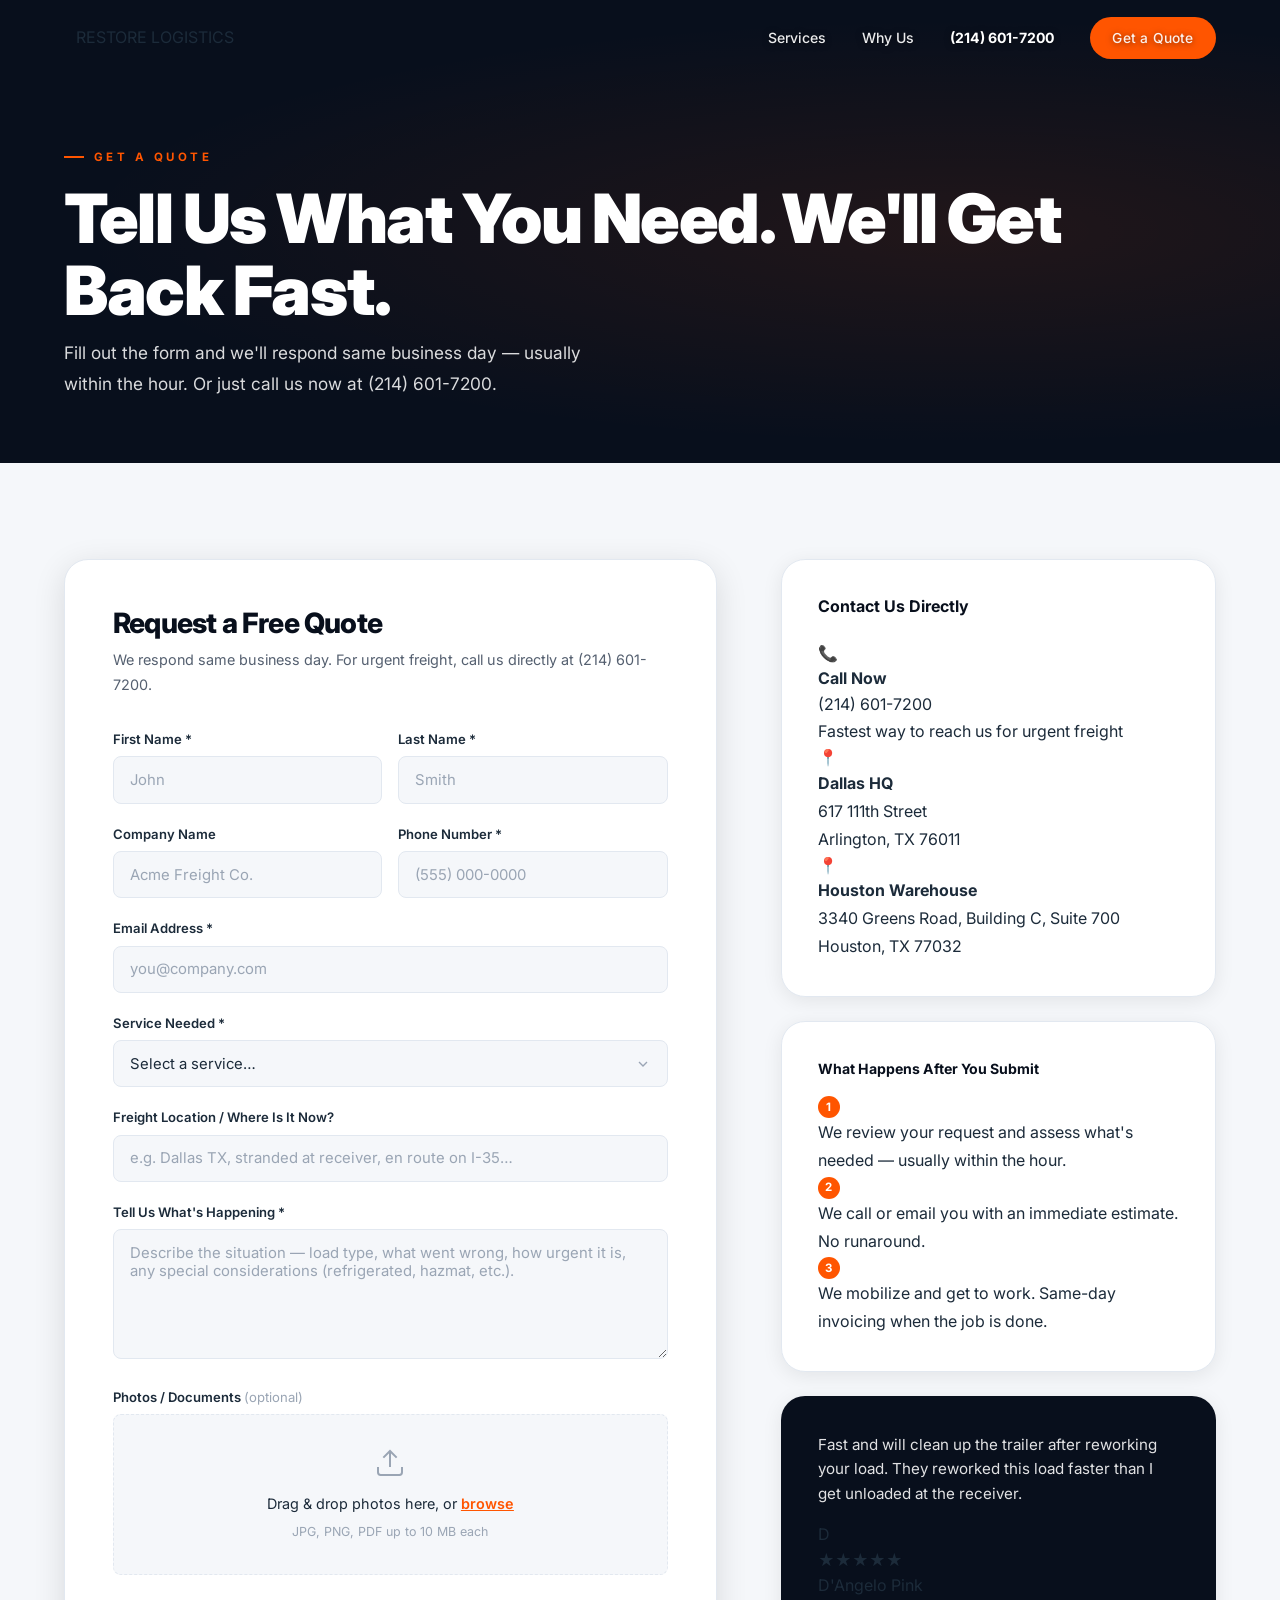
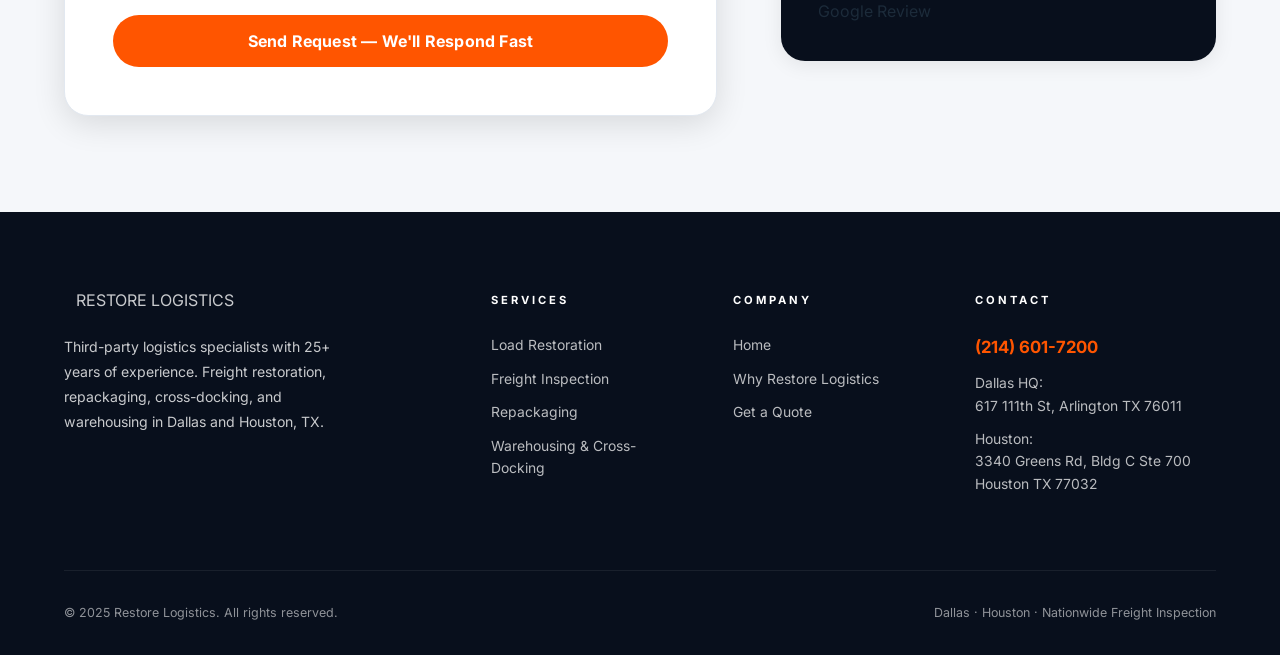
<file: get-a-quote.html>
<!DOCTYPE html>
<html lang="en">
<head>
  <meta charset="UTF-8" />
  <meta name="viewport" content="width=device-width, initial-scale=1.0" />
  <meta name="description" content="Get a free freight restoration quote from Restore Logistics. Same-day response. Dallas and Houston, TX." />
  <title>Get a Free Quote | Restore Logistics — Immediate Estimates</title>
  <link rel="stylesheet" href="css/style.css" />
  <link rel="preconnect" href="https://fonts.googleapis.com" />
  <link rel="preconnect" href="https://fonts.gstatic.com" crossorigin />
</head>
<body>

  <!-- HEADER -->
  <header class="site-header scrolled" id="site-header">
    <div class="container">
      <nav class="nav-inner">
        <a href="index.html" class="logo">
          <div class="logo-chevrons"><span></span><span></span><span></span></div>
          <div class="logo-text">
            <span class="logo-restore">RESTORE</span>
            <span class="logo-logistics">LOGISTICS</span>
          </div>
        </a>
        <div class="nav-links">
          <a href="services.html">Services</a>
          <a href="why-us.html">Why Us</a>
          <a href="tel:+12146017200" class="nav-phone">(214) 601-7200</a>
          <a href="get-a-quote.html" class="btn btn-orange">Get a Quote</a>
        </div>
        <button class="nav-hamburger" id="nav-hamburger" aria-label="Open navigation">
          <span></span><span></span><span></span>
        </button>
      </nav>
    </div>
  </header>

  <div class="nav-mobile" id="nav-mobile">
    <button class="nav-mobile-close" id="nav-mobile-close">&times;</button>
    <a href="index.html">Home</a>
    <a href="services.html">Services</a>
    <a href="why-us.html">Why Us</a>
    <a href="tel:+12146017200">(214) 601-7200</a>
    <a href="get-a-quote.html" class="btn btn-orange">Get a Free Quote</a>
  </div>

  <div class="mobile-sticky-footer">
    <a href="tel:+12146017200" class="msf-call">📞 Call Now</a>
    <a href="get-a-quote.html" class="msf-quote">Submit Request</a>
  </div>

  <!-- PAGE HERO -->
  <section class="page-hero">
    <div class="container page-hero-inner">
      <span class="section-kicker">Get a Quote</span>
      <h1>Tell Us What You Need. We'll Get Back Fast.</h1>
      <p>Fill out the form and we'll respond same business day — usually within the hour. Or just call us now at (214) 601-7200.</p>
    </div>
  </section>

  <main>
    <section class="section-pad" style="background: var(--off-white);">
      <div class="container">
        <div class="quote-grid">

          <!-- FORM -->
          <div class="quote-form-wrap">
            <h2>Request a Free Quote</h2>
            <p class="form-sub">We respond same business day. For urgent freight, call us directly at (214) 601-7200.</p>

            <form id="quote-form" novalidate>
              <div class="form-row">
                <div class="form-group">
                  <label for="first-name">First Name *</label>
                  <input type="text" id="first-name" name="first_name" placeholder="John" required />
                </div>
                <div class="form-group">
                  <label for="last-name">Last Name *</label>
                  <input type="text" id="last-name" name="last_name" placeholder="Smith" required />
                </div>
              </div>

              <div class="form-row">
                <div class="form-group">
                  <label for="company">Company Name</label>
                  <input type="text" id="company" name="company" placeholder="Acme Freight Co." />
                </div>
                <div class="form-group">
                  <label for="phone">Phone Number *</label>
                  <input type="tel" id="phone" name="phone" placeholder="(555) 000-0000" required />
                </div>
              </div>

              <div class="form-group">
                <label for="email">Email Address *</label>
                <input type="email" id="email" name="email" placeholder="you@company.com" required />
              </div>

              <div class="form-group">
                <label for="service">Service Needed *</label>
                <select id="service" name="service" required>
                  <option value="" disabled selected>Select a service…</option>
                  <option value="restoration">Load Restoration (shifted / rejected / overweight)</option>
                  <option value="inspection">Freight Inspection</option>
                  <option value="repackaging">Repackaging</option>
                  <option value="warehousing">Warehousing &amp; Cross-Docking</option>
                  <option value="multiple">Multiple Services</option>
                  <option value="unsure">Not Sure — Need Advice</option>
                </select>
              </div>

              <div class="form-group">
                <label for="location">Freight Location / Where Is It Now?</label>
                <input type="text" id="location" name="location" placeholder="e.g. Dallas TX, stranded at receiver, en route on I-35…" />
              </div>

              <div class="form-group">
                <label for="details">Tell Us What's Happening *</label>
                <textarea id="details" name="details" placeholder="Describe the situation — load type, what went wrong, how urgent it is, any special considerations (refrigerated, hazmat, etc.)." required></textarea>
              </div>

              <div class="form-group">
                <label>Photos / Documents <span style="font-weight:400; color:var(--gray-400);">(optional)</span></label>
                <div class="upload-zone" id="upload-zone" role="button" tabindex="0" aria-label="Upload photos or documents">
                  <input type="file" id="photo-upload" name="photos" accept="image/*,.pdf" multiple hidden />
                  <div class="upload-zone-inner">
                    <svg class="upload-icon" viewBox="0 0 24 24" fill="none" stroke="currentColor" stroke-width="1.5">
                      <path d="M21 15v4a2 2 0 0 1-2 2H5a2 2 0 0 1-2-2v-4"/>
                      <polyline points="17 8 12 3 7 8"/>
                      <line x1="12" y1="3" x2="12" y2="15"/>
                    </svg>
                    <p class="upload-prompt">Drag &amp; drop photos here, or <span class="upload-link">browse</span></p>
                    <p class="upload-hint">JPG, PNG, PDF up to 10 MB each</p>
                  </div>
                </div>
                <ul class="file-list" id="file-list" hidden></ul>
              </div>

              <button type="submit" class="btn btn-orange form-submit">Send Request — We'll Respond Fast</button>
            </form>
          </div>

          <!-- SIDEBAR -->
          <aside class="quote-sidebar">

            <div class="sidebar-card">
              <h3>Contact Us Directly</h3>
              <div class="sidebar-info-item">
                <div class="sidebar-icon">📞</div>
                <div>
                  <h4>Call Now</h4>
                  <a href="tel:+12146017200">(214) 601-7200</a>
                  <p>Fastest way to reach us for urgent freight</p>
                </div>
              </div>
              <div class="sidebar-info-item">
                <div class="sidebar-icon">📍</div>
                <div>
                  <h4>Dallas HQ</h4>
                  <p>617 111th Street<br>Arlington, TX 76011</p>
                </div>
              </div>
              <div class="sidebar-info-item">
                <div class="sidebar-icon">📍</div>
                <div>
                  <h4>Houston Warehouse</h4>
                  <p>3340 Greens Road, Building C, Suite 700<br>Houston, TX 77032</p>
                </div>
              </div>
            </div>

            <div class="sidebar-card">
              <div class="what-happens-next next-steps">
                <h4>What Happens After You Submit</h4>
                <div class="next-step">
                  <div class="ns-num">1</div>
                  <p>We review your request and assess what's needed — usually within the hour.</p>
                </div>
                <div class="next-step">
                  <div class="ns-num">2</div>
                  <p>We call or email you with an immediate estimate. No runaround.</p>
                </div>
                <div class="next-step">
                  <div class="ns-num">3</div>
                  <p>We mobilize and get to work. Same-day invoicing when the job is done.</p>
                </div>
              </div>
            </div>

            <div class="sidebar-card" style="background: var(--navy); border-color: transparent;">
              <div class="testimonial-block" style="background:transparent; border:none; padding:0;">
                <blockquote style="color:rgba(255,255,255,0.88); font-size:0.95rem;">
                  Fast and will clean up the trailer after reworking your load. They reworked this load faster than I get unloaded at the receiver.
                </blockquote>
                <div class="testimonial-cite" style="margin-top:1rem;">
                  <div class="testimonial-avatar">D</div>
                  <div>
                    <div class="testimonial-stars">★★★★★</div>
                    <div class="testimonial-name">D'Angelo Pink</div>
                    <div class="testimonial-meta">Google Review</div>
                  </div>
                </div>
              </div>
            </div>

          </aside>
        </div>
      </div>
    </section>
  </main>

  <!-- FOOTER -->
  <footer class="site-footer">
    <div class="container">
      <div class="footer-grid">
        <div class="footer-brand">
          <a href="index.html" class="logo">
            <div class="logo-chevrons"><span></span><span></span><span></span></div>
            <div class="logo-text">
              <span class="logo-restore">RESTORE</span>
              <span class="logo-logistics">LOGISTICS</span>
            </div>
          </a>
          <p>Third-party logistics specialists with 25+ years of experience. Freight restoration, repackaging, cross-docking, and warehousing in Dallas and Houston, TX.</p>
        </div>
        <div class="footer-col">
          <h4>Services</h4>
          <a href="services.html#restoration">Load Restoration</a>
          <a href="services.html#inspection">Freight Inspection</a>
          <a href="services.html#repackaging">Repackaging</a>
          <a href="services.html#warehousing">Warehousing &amp; Cross-Docking</a>
        </div>
        <div class="footer-col">
          <h4>Company</h4>
          <a href="index.html">Home</a>
          <a href="why-us.html">Why Restore Logistics</a>
          <a href="get-a-quote.html">Get a Quote</a>
        </div>
        <div class="footer-col">
          <h4>Contact</h4>
          <a href="tel:+12146017200" class="footer-phone">(214) 601-7200</a>
          <address>Dallas HQ:<br>617 111th St, Arlington TX 76011</address>
          <address>Houston:<br>3340 Greens Rd, Bldg C Ste 700<br>Houston TX 77032</address>
        </div>
      </div>
      <div class="footer-bottom">
        <span>&copy; 2025 Restore Logistics. All rights reserved.</span>
        <span>Dallas · Houston · Nationwide Freight Inspection</span>
      </div>
    </div>
  </footer>

  <script src="js/main.js"></script>
</body>
</html>
</file>
<file: css/style.css>
/* ============================================================
   RESTORE LOGISTICS — style.css  v2
   ============================================================ */

@import url('https://fonts.googleapis.com/css2?family=Inter:wght@300;400;500;600;700;800;900&display=swap');

/* --- Custom properties ------------------------------------ */
:root {
  --navy:         #080f1c;
  --navy-mid:     #0f1e35;
  --navy-light:   #1a304f;
  --orange:       #ff5500;
  --orange-hover: #e04400;
  --orange-glow:  rgba(255,85,0,0.3);
  --orange-dim:   rgba(255,85,0,0.1);
  --white:        #ffffff;
  --off-white:    #f5f7fa;
  --gray-100:     #f0f2f5;
  --gray-400:     #9aa5b4;
  --gray-600:     #556070;
  --body-text:    #1c2b3a;
  --border:       #e2e8f0;
  --radius:       8px;
  --radius-lg:    16px;
  --radius-xl:    24px;
  --transition:   0.25s ease;
  --shadow:       0 4px 20px rgba(0,0,0,0.08);
  --shadow-md:    0 8px 32px rgba(0,0,0,0.12);
  --shadow-lg:    0 16px 56px rgba(0,0,0,0.18);
  --font:         'Inter', system-ui, -apple-system, sans-serif;
  --container:    1200px;
  --header-h:     76px;
}

/* --- Reset ------------------------------------------------ */
*,*::before,*::after { box-sizing: border-box; margin: 0; padding: 0; }
html  { scroll-behavior: smooth; font-size: 16px; }
body  { font-family: var(--font); color: var(--body-text); background: var(--white); line-height: 1.6; -webkit-font-smoothing: antialiased; }
img   { display: block; max-width: 100%; }
a     { text-decoration: none; color: inherit; }
ul    { list-style: none; }
button{ border: none; cursor: pointer; font-family: inherit; background: none; }

/* --- Typography ------------------------------------------ */
h1 { font-size: clamp(2.4rem, 6vw, 4.25rem); font-weight: 900; line-height: 1.06; letter-spacing: -1.5px; }
h2 { font-size: clamp(1.9rem, 4vw, 3rem);    font-weight: 800; line-height: 1.1;  letter-spacing: -0.8px; }
h3 { font-size: 1.25rem;                      font-weight: 700; line-height: 1.3; }
p  { font-size: 1rem; line-height: 1.75; }

/* --- Layout ----------------------------------------------- */
.container    { max-width: var(--container); margin: 0 auto; padding: 0 1.5rem; }
.section-pad  { padding: 6rem 0; }
.text-center  { text-align: center; }

.section-kicker {
  display: inline-flex;
  align-items: center;
  gap: 0.6rem;
  font-size: 0.72rem;
  font-weight: 700;
  letter-spacing: 3.5px;
  text-transform: uppercase;
  color: var(--orange);
  margin-bottom: 1rem;
}
.section-kicker::before {
  content: '';
  display: block;
  width: 20px;
  height: 2px;
  background: var(--orange);
}

/* --- Buttons ---------------------------------------------- */
.btn {
  display: inline-flex;
  align-items: center;
  justify-content: center;
  gap: 0.5rem;
  padding: 0.9rem 2rem;
  border-radius: 100px;
  font-weight: 700;
  font-size: 0.95rem;
  letter-spacing: 0.2px;
  transition: all var(--transition);
  white-space: nowrap;
  cursor: pointer;
}
.btn-orange {
  background: var(--orange);
  color: var(--white);
}
.btn-orange:hover {
  background: var(--orange-hover);
  transform: translateY(-2px);
  box-shadow: 0 10px 28px var(--orange-glow);
}
.btn-white {
  background: var(--white);
  color: var(--navy);
}
.btn-white:hover {
  background: var(--off-white);
  transform: translateY(-2px);
  box-shadow: var(--shadow-md);
}
.btn-outline-white {
  background: transparent;
  color: var(--white);
  border: 2px solid rgba(255,255,255,0.65);
}
.btn-outline-white:hover {
  background: rgba(255,255,255,0.1);
  border-color: var(--white);
}
.btn-outline-orange {
  background: transparent;
  color: var(--orange);
  border: 2px solid var(--orange);
}
.btn-outline-orange:hover {
  background: var(--orange);
  color: var(--white);
}
.link-arrow {
  color: var(--orange);
  font-weight: 600;
  font-size: 0.9rem;
  display: inline-flex;
  align-items: center;
  gap: 0.35rem;
  transition: gap var(--transition);
}
.link-arrow:hover { gap: 0.65rem; }
.link-arrow::after { content: '→'; }

/* ============================================================
   HEADER / NAV
   ============================================================ */
.site-header {
  position: fixed;
  top: 0; left: 0; right: 0;
  z-index: 1000;
  height: var(--header-h);
  transition: background var(--transition), box-shadow var(--transition), backdrop-filter var(--transition);
}
.site-header.scrolled {
  background: rgba(8,15,28,0.96);
  backdrop-filter: blur(16px);
  box-shadow: 0 1px 0 rgba(255,255,255,0.06), 0 4px 24px rgba(0,0,0,0.4);
}
.nav-inner {
  display: flex;
  align-items: center;
  justify-content: space-between;
  height: var(--header-h);
}

/* Logo */
.logo {
  display: flex;
  align-items: center;
  gap: 0.75rem;
  text-decoration: none;
  flex-shrink: 0;
}
.logo-mark {
  display: flex;
  flex-direction: column;
  gap: 3.5px;
}
.logo-mark span {
  display: block;
  height: 3px;
  background: var(--orange);
  border-radius: 2px;
  transition: width 0.3s ease;
}
.logo-mark span:nth-child(1) { width: 22px; }
.logo-mark span:nth-child(2) { width: 15px; }
.logo-mark span:nth-child(3) { width: 8px; }
.logo:hover .logo-mark span:nth-child(1) { width: 8px; }
.logo:hover .logo-mark span:nth-child(3) { width: 22px; }
.logo-text { line-height: 1.1; }
.logo-top    { display: block; font-size: 1.2rem; font-weight: 900; color: var(--white); letter-spacing: 3px; text-shadow: 0 1px 14px rgba(0,0,0,0.8); }
.logo-bottom { display: block; font-size: 0.58rem; font-weight: 700; color: var(--orange); letter-spacing: 5.5px; text-shadow: 0 1px 8px rgba(0,0,0,0.6); }

/* Nav links */
.nav-links {
  display: flex;
  align-items: center;
  gap: 2.25rem;
}
.nav-links > a {
  color: rgba(255,255,255,0.92);
  font-weight: 500;
  font-size: 0.88rem;
  transition: color var(--transition);
  text-shadow: 0 1px 6px rgba(0,0,0,0.5);
}
.nav-links > a:hover { color: var(--white); }
.nav-links .btn-orange { padding: 0.6rem 1.4rem; font-size: 0.86rem; border-radius: 100px; }
.nav-phone { font-weight: 700 !important; color: var(--white) !important; }

.nav-hamburger {
  display: none;
  flex-direction: column;
  gap: 5px;
  padding: 6px;
}
.nav-hamburger span {
  display: block;
  width: 24px;
  height: 2px;
  background: var(--white);
  border-radius: 2px;
  transition: all var(--transition);
}

.nav-mobile {
  display: none;
  position: fixed;
  inset: 0;
  background: var(--navy);
  z-index: 1001;
  flex-direction: column;
  align-items: center;
  justify-content: center;
  gap: 2rem;
}
.nav-mobile.open { display: flex; }
.nav-mobile a {
  color: rgba(255,255,255,0.8);
  font-size: 1.75rem;
  font-weight: 800;
  letter-spacing: -0.5px;
  transition: color var(--transition);
}
.nav-mobile a:hover { color: var(--orange); }
.nav-mobile .btn-orange { border-radius: 100px; font-size: 1.1rem; margin-top: 0.5rem; }
.nav-mobile-close {
  position: absolute;
  top: 1.5rem; right: 1.5rem;
  color: rgba(255,255,255,0.5);
  font-size: 2.5rem;
  line-height: 1;
  transition: color var(--transition);
}
.nav-mobile-close:hover { color: var(--orange); }

/* ============================================================
   MOBILE STICKY FOOTER
   ============================================================ */
.mobile-sticky-footer {
  display: none;
  position: fixed;
  bottom: 0; left: 0; right: 0;
  z-index: 998;
  background: var(--navy);
  border-top: 1px solid rgba(255,255,255,0.08);
  padding: 0.75rem 1rem;
  gap: 0.75rem;
}
.mobile-sticky-footer a {
  flex: 1;
  text-align: center;
  padding: 0.85rem;
  border-radius: 100px;
  font-weight: 700;
  font-size: 0.88rem;
  display: block;
}
.msf-call  { background: var(--navy-light); color: var(--white); border: 1px solid rgba(255,255,255,0.12); }
.msf-quote { background: var(--orange);     color: var(--white); }

/* ============================================================
   HERO
   ============================================================ */
.hero {
  position: relative;
  min-height: 100vh;
  display: flex;
  align-items: center;
  overflow: hidden;
}
.hero-bg {
  position: absolute;
  inset: 0;
  background-image: url('https://images.unsplash.com/photo-1601584115197-04ecc0da31d7?auto=format&fit=crop&w=1920&q=85');
  background-size: cover;
  background-position: center 35%;
  z-index: 0;
}
.hero-bg::after {
  content: '';
  position: absolute;
  inset: 0;
  background: linear-gradient(
    115deg,
    rgba(8,15,28,0.97) 0%,
    rgba(8,15,28,0.88) 45%,
    rgba(8,15,28,0.55) 70%,
    rgba(8,15,28,0.35) 100%
  );
}
.hero-content {
  position: relative;
  z-index: 1;
  max-width: 760px;
  padding: calc(var(--header-h) + 3rem) 0 5rem;
}
.hero-kicker {
  display: inline-flex;
  align-items: center;
  gap: 0.75rem;
  font-size: 0.72rem;
  font-weight: 700;
  letter-spacing: 4px;
  text-transform: uppercase;
  color: var(--orange);
  margin-bottom: 1.75rem;
}
.hero-kicker::before {
  content: '';
  display: block;
  width: 28px;
  height: 2px;
  background: var(--orange);
}
.hero h1 {
  color: var(--white);
  margin-bottom: 1.5rem;
}
.hero h1 em {
  font-style: normal;
  color: var(--orange);
  display: block;
}
.hero-sub {
  color: rgba(255,255,255,0.88);
  font-size: 1.12rem;
  max-width: 580px;
  margin-bottom: 2.75rem;
  line-height: 1.78;
}
.hero-sub strong { color: rgba(255,255,255,0.88); font-weight: 600; }
.hero-actions {
  display: flex;
  gap: 1rem;
  flex-wrap: wrap;
  margin-bottom: 3rem;
  align-items: center;
}
.trust-chips {
  display: flex;
  gap: 0.6rem;
  flex-wrap: wrap;
}
.trust-chip {
  display: inline-flex;
  align-items: center;
  gap: 0.35rem;
  background: rgba(255,255,255,0.07);
  border: 1px solid rgba(255,255,255,0.1);
  border-radius: 100px;
  padding: 0.35rem 0.85rem;
  font-size: 0.72rem;
  font-weight: 600;
  color: rgba(255,255,255,0.92);
  letter-spacing: 0.3px;
}
.trust-chip .dot { color: var(--orange); }

/* Floating review badge */
.hero-badge {
  position: absolute;
  right: 3rem;
  bottom: 6rem;
  z-index: 2;
  background: rgba(8,15,28,0.82);
  backdrop-filter: blur(20px);
  border: 1px solid rgba(255,255,255,0.1);
  border-left: 3px solid var(--orange);
  border-radius: var(--radius-lg);
  padding: 1.25rem 1.5rem;
  max-width: 300px;
}
.badge-stars { color: #FFD700; font-size: 0.85rem; margin-bottom: 0.4rem; }
.badge-quote {
  font-size: 0.85rem;
  color: rgba(255,255,255,0.8);
  font-style: italic;
  line-height: 1.5;
  margin-bottom: 0.6rem;
}
.badge-name { font-size: 0.75rem; font-weight: 700; color: var(--white); }
.badge-sub  { font-size: 0.68rem; color: var(--gray-400); }
.badge-google {
  display: flex;
  align-items: center;
  gap: 0.3rem;
  font-size: 0.68rem;
  color: var(--gray-400);
  margin-top: 0.5rem;
}

/* ============================================================
   MARQUEE STRIP
   ============================================================ */
.marquee-strip {
  background: var(--orange);
  overflow: hidden;
  padding: 0.9rem 0;
  position: relative;
}
.marquee-track {
  display: inline-flex;
  animation: marquee-scroll 40s linear infinite;
  white-space: nowrap;
}
.marquee-item {
  display: inline-flex;
  align-items: center;
  gap: 1.5rem;
  font-size: 0.75rem;
  font-weight: 800;
  letter-spacing: 3px;
  text-transform: uppercase;
  color: rgba(255,255,255,0.92);
  padding: 0 2rem;
}
.marquee-sep {
  width: 5px;
  height: 5px;
  background: rgba(255,255,255,0.4);
  border-radius: 50%;
  display: inline-block;
}
@keyframes marquee-scroll {
  0%   { transform: translateX(0); }
  100% { transform: translateX(-50%); }
}

/* ============================================================
   PROBLEM STRIP
   ============================================================ */
.problem-strip {
  background: var(--navy-mid);
  padding: 5rem 0;
}
.problem-strip-head { margin-bottom: 3rem; }
.problem-strip-head h2 { color: var(--white); margin-bottom: 0.75rem; }
.problem-strip-head p  { color: rgba(255,255,255,0.78); font-size: 1.05rem; max-width: 480px; }
.problems-grid {
  display: grid;
  grid-template-columns: repeat(6, 1fr);
  gap: 1rem;
}
.problem-tile {
  background: rgba(255,255,255,0.04);
  border: 1px solid rgba(255,255,255,0.08);
  border-radius: var(--radius-lg);
  padding: 2rem 1rem 1.5rem;
  color: rgba(255,255,255,0.92);
  font-weight: 600;
  font-size: 0.88rem;
  text-align: center;
  transition: all 0.3s ease;
  cursor: default;
}
.problem-tile:hover {
  background: var(--orange);
  border-color: var(--orange);
  color: var(--white);
  transform: translateY(-6px);
  box-shadow: 0 16px 32px rgba(255,85,0,0.35);
}
.problem-icon {
  font-size: 2rem;
  display: block;
  margin-bottom: 0.75rem;
}

/* ============================================================
   HOW IT WORKS
   ============================================================ */
.how-it-works { background: var(--off-white); }
.hiw-head { text-align: center; margin-bottom: 4rem; }
.hiw-head h2 { margin-bottom: 0.75rem; }
.hiw-head p  { color: var(--gray-600); font-size: 1.05rem; max-width: 500px; margin: 0 auto; }
.hiw-grid {
  display: grid;
  grid-template-columns: repeat(3, 1fr);
  gap: 0;
  position: relative;
  border: 1px solid var(--border);
  border-radius: var(--radius-xl);
  overflow: hidden;
  background: var(--white);
  box-shadow: var(--shadow-md);
}
.hiw-step {
  padding: 3rem 2.5rem;
  position: relative;
  border-right: 1px solid var(--border);
}
.hiw-step:last-child { border-right: none; }
.hiw-num {
  font-size: 4.5rem;
  font-weight: 900;
  color: rgba(255,85,0,0.07);
  line-height: 1;
  position: absolute;
  top: 1.5rem;
  right: 1.5rem;
  letter-spacing: -3px;
}
.hiw-icon {
  width: 52px;
  height: 52px;
  background: var(--orange);
  border-radius: var(--radius);
  display: flex;
  align-items: center;
  justify-content: center;
  font-size: 1.4rem;
  margin-bottom: 1.5rem;
}
.hiw-step h3 { color: var(--navy); margin-bottom: 0.6rem; font-size: 1.15rem; }
.hiw-step p  { color: var(--gray-600); font-size: 0.93rem; }
.hiw-connector {
  display: none; /* visual only — handled by grid layout */
}

/* ============================================================
   SERVICES BENTO GRID
   ============================================================ */
.services-section { background: var(--white); }
.services-head { margin-bottom: 3rem; }
.services-head h2 { margin-bottom: 0.5rem; }
.services-head p  { color: var(--gray-600); font-size: 1.05rem; max-width: 480px; }

.services-bento {
  display: grid;
  grid-template-columns: 1.4fr 1fr;
  grid-template-rows: auto auto;
  gap: 1.25rem;
}
.bento-card {
  border-radius: var(--radius-xl);
  padding: 2.5rem;
  position: relative;
  overflow: hidden;
  transition: transform 0.3s ease, box-shadow 0.3s ease;
  display: flex;
  flex-direction: column;
}
.bento-card:hover {
  transform: translateY(-4px);
  box-shadow: var(--shadow-lg);
}

/* Featured card (load restoration - large) */
.bento-featured {
  grid-row: 1 / 3;
  background: var(--navy);
  min-height: 460px;
}
.bento-featured::before {
  content: '';
  position: absolute;
  inset: 0;
  background-image: url('https://images.unsplash.com/photo-1558618666-fcd25c85cd64?auto=format&fit=crop&w=900&q=80');
  background-size: cover;
  background-position: center;
  opacity: 0.25;
  transition: opacity 0.4s ease;
}
.bento-featured:hover::before { opacity: 0.35; }
.bento-featured-inner {
  position: relative;
  z-index: 1;
  display: flex;
  flex-direction: column;
  height: 100%;
}
.bento-featured .bento-icon { background: var(--orange); color: white; }
.bento-featured h3 { color: var(--white); font-size: 1.5rem; margin-bottom: 0.75rem; }
.bento-featured p  { color: rgba(255,255,255,0.88); font-size: 0.93rem; flex: 1; }
.bento-featured .link-arrow { color: var(--orange); margin-top: 2rem; }
.bento-featured .bento-tag {
  position: absolute;
  top: 2.5rem;
  right: 2.5rem;
  background: var(--orange);
  color: var(--white);
  font-size: 0.68rem;
  font-weight: 700;
  letter-spacing: 2px;
  padding: 0.35rem 0.85rem;
  border-radius: 100px;
  text-transform: uppercase;
}

/* Small cards */
.bento-small {
  background: var(--off-white);
  border: 1px solid var(--border);
}
.bento-small h3 { color: var(--navy); margin-bottom: 0.5rem; font-size: 1.05rem; }
.bento-small p  { color: var(--gray-600); font-size: 0.88rem; flex: 1; }
.bento-small .link-arrow { margin-top: 1.25rem; font-size: 0.85rem; }

.bento-icon {
  width: 48px;
  height: 48px;
  border-radius: var(--radius);
  display: flex;
  align-items: center;
  justify-content: center;
  font-size: 1.3rem;
  margin-bottom: 1.25rem;
  background: var(--orange-dim);
}
.bento-small .bento-icon { background: var(--orange-dim); }

/* ============================================================
   SPLIT — THE RESTORE ADVANTAGE
   ============================================================ */
.split-advantage {
  display: grid;
  grid-template-columns: 1fr 1fr;
  min-height: 560px;
}
.split-img {
  position: relative;
  overflow: hidden;
}
.split-img img {
  width: 100%;
  height: 100%;
  object-fit: cover;
  object-position: center;
  transition: transform 0.8s ease;
}
.split-img:hover img { transform: scale(1.04); }
.split-img-overlay {
  position: absolute;
  inset: 0;
  background: linear-gradient(to right, transparent 60%, rgba(8,15,28,0.5) 100%);
}
.split-content {
  background: var(--navy);
  padding: 5rem 4.5rem;
  display: flex;
  flex-direction: column;
  justify-content: center;
}
.split-content h2 { color: var(--white); margin-bottom: 1.25rem; }
.split-content .body-text { color: rgba(255,255,255,0.85); font-size: 1rem; line-height: 1.78; margin-bottom: 2.5rem; }
.split-stats {
  display: grid;
  grid-template-columns: 1fr 1fr;
  gap: 1.5rem;
  margin-bottom: 3rem;
}
.split-stat-item { }
.split-stat-num   { display: block; font-size: 2rem; font-weight: 900; color: var(--orange); line-height: 1; margin-bottom: 0.25rem; }
.split-stat-label { font-size: 0.78rem; color: rgba(255,255,255,0.7); letter-spacing: 1px; text-transform: uppercase; }

/* ============================================================
   REVIEWS SECTION
   ============================================================ */
.reviews-section { background: var(--off-white); }
.reviews-head { text-align: center; margin-bottom: 3.5rem; }
.reviews-head h2 { margin-bottom: 0.5rem; }
.reviews-head p  { color: var(--gray-600); font-size: 1.05rem; }

.review-featured-card {
  background: var(--navy);
  border-radius: var(--radius-xl);
  padding: 4rem 4rem 3.5rem;
  position: relative;
  overflow: hidden;
  margin-bottom: 1.5rem;
}
.review-featured-card::before {
  content: '\201C';
  position: absolute;
  top: -1.5rem;
  left: 2.5rem;
  font-size: 14rem;
  color: var(--orange);
  opacity: 0.08;
  font-family: Georgia, serif;
  line-height: 1;
}
.review-inner {
  position: relative;
  z-index: 1;
  display: grid;
  grid-template-columns: 1fr auto;
  gap: 4rem;
  align-items: center;
}
.review-text-block {}
.review-stars { color: #FFD700; font-size: 1.1rem; margin-bottom: 1.25rem; letter-spacing: 2px; }
.review-quote {
  font-size: clamp(1.2rem, 2.5vw, 1.7rem);
  font-weight: 500;
  color: var(--white);
  line-height: 1.55;
  font-style: italic;
  margin-bottom: 2rem;
}
.review-cite { display: flex; align-items: center; gap: 1rem; }
.review-avatar {
  width: 48px;
  height: 48px;
  background: var(--orange);
  border-radius: 50%;
  display: flex;
  align-items: center;
  justify-content: center;
  font-weight: 900;
  font-size: 1.1rem;
  color: var(--white);
  flex-shrink: 0;
}
.review-name  { font-weight: 700; color: var(--white); font-size: 0.95rem; }
.review-role  { color: var(--gray-400); font-size: 0.8rem; margin-top: 0.15rem; }
.review-photos {
  display: grid;
  grid-template-columns: 1fr 1fr;
  gap: 0.6rem;
  width: 220px;
  flex-shrink: 0;
}
.review-photo {
  border-radius: var(--radius);
  overflow: hidden;
  aspect-ratio: 1;
}
.review-photo img {
  width: 100%;
  height: 100%;
  object-fit: cover;
  transition: transform 0.4s ease;
}
.review-photo:hover img { transform: scale(1.08); }

.review-bottom {
  display: flex;
  align-items: center;
  justify-content: space-between;
  border-top: 1px solid rgba(255,255,255,0.07);
  padding-top: 1.5rem;
  margin-top: 0;
}
.review-platform {
  display: flex;
  align-items: center;
  gap: 0.5rem;
  font-size: 0.82rem;
  color: var(--gray-400);
}
.review-platform strong { color: rgba(255,255,255,0.92); }
.review-cta {
  font-size: 0.85rem;
  font-weight: 600;
  color: var(--orange);
  display: flex;
  align-items: center;
  gap: 0.3rem;
  transition: gap var(--transition);
}
.review-cta:hover { gap: 0.6rem; }
.review-cta::after { content: '→'; }

/* Empty review placeholders */
.review-placeholder-row {
  display: grid;
  grid-template-columns: 1fr 1fr;
  gap: 1.25rem;
}
.review-placeholder {
  background: var(--white);
  border: 2px dashed var(--border);
  border-radius: var(--radius-lg);
  padding: 2rem;
  display: flex;
  align-items: center;
  justify-content: center;
  text-align: center;
  min-height: 160px;
}
.review-placeholder p {
  color: var(--gray-400);
  font-size: 0.85rem;
}
.review-placeholder span {
  display: block;
  font-size: 1.5rem;
  margin-bottom: 0.5rem;
}

/* ============================================================
   LOCATIONS
   ============================================================ */
.locations-section { background: var(--white); }
.locations-head { margin-bottom: 3rem; }
.locations-head h2 { margin-bottom: 0.5rem; }
.locations-head p  { color: var(--gray-600); font-size: 1.05rem; max-width: 500px; }
.locations-grid {
  display: grid;
  grid-template-columns: 1fr 1fr 1fr;
  gap: 1.25rem;
}
.location-card {
  border: 1px solid var(--border);
  border-radius: var(--radius-xl);
  padding: 2.5rem;
  transition: all 0.3s ease;
  position: relative;
  overflow: hidden;
}
.location-card:hover {
  box-shadow: var(--shadow-lg);
  border-color: transparent;
  transform: translateY(-4px);
}
.location-card::before {
  content: '';
  position: absolute;
  top: 0; left: 0; right: 0;
  height: 3px;
  background: var(--orange);
  transform: scaleX(0);
  transform-origin: left;
  transition: transform 0.35s ease;
}
.location-card:hover::before { transform: scaleX(1); }
.loc-badge {
  display: inline-block;
  background: var(--orange-dim);
  color: var(--orange);
  font-size: 0.68rem;
  font-weight: 700;
  letter-spacing: 2.5px;
  text-transform: uppercase;
  padding: 0.3rem 0.85rem;
  border-radius: 100px;
  margin-bottom: 1.25rem;
}
.location-card h3 { color: var(--navy); margin-bottom: 0.6rem; font-size: 1.1rem; }
.location-card address {
  font-style: normal;
  color: var(--gray-600);
  font-size: 0.9rem;
  line-height: 1.7;
  margin-bottom: 1.25rem;
}
.loc-phone {
  display: inline-flex;
  align-items: center;
  gap: 0.4rem;
  color: var(--orange);
  font-weight: 700;
  font-size: 1rem;
}
.loc-phone:hover { color: var(--orange-hover); }
.location-offsite {
  background: var(--navy-mid);
  border-radius: var(--radius-xl);
  padding: 2.5rem;
  display: flex;
  align-items: flex-start;
  gap: 1.5rem;
  border: 1px solid rgba(255,85,0,0.2);
}
.offsite-icon {
  width: 52px;
  height: 52px;
  background: var(--orange);
  border-radius: var(--radius);
  display: flex;
  align-items: center;
  justify-content: center;
  font-size: 1.4rem;
  flex-shrink: 0;
}
.location-offsite h3 { color: var(--white); margin-bottom: 0.5rem; }
.location-offsite p  { color: rgba(255,255,255,0.82); font-size: 0.92rem; }

/* ============================================================
   CTA BAND
   ============================================================ */
.cta-band {
  background: var(--orange);
  padding: 6rem 0;
  text-align: center;
  position: relative;
  overflow: hidden;
}
.cta-band::before {
  content: '';
  position: absolute;
  inset: 0;
  background-image: url('https://images.unsplash.com/photo-1519003722824-194d4455a60c?auto=format&fit=crop&w=1920&q=80');
  background-size: cover;
  background-position: center 60%;
  opacity: 0.1;
}
.cta-band-inner { position: relative; z-index: 1; }
.cta-band h2 { color: var(--white); margin-bottom: 1rem; font-size: clamp(2rem, 4.5vw, 3.5rem); }
.cta-band p  { color: rgba(255,255,255,0.85); font-size: 1.12rem; max-width: 560px; margin: 0 auto 2.75rem; }
.cta-buttons { display: flex; gap: 1rem; justify-content: center; flex-wrap: wrap; }

/* ============================================================
   FOOTER
   ============================================================ */
.site-footer {
  background: var(--navy);
  color: rgba(255,255,255,0.78);
  padding: 5rem 0 2rem;
}
.footer-grid {
  display: grid;
  grid-template-columns: 2fr 1fr 1fr 1.3fr;
  gap: 3.5rem;
  padding-bottom: 4rem;
  border-bottom: 1px solid rgba(255,255,255,0.07);
  margin-bottom: 2rem;
}
.footer-brand p {
  font-size: 0.88rem;
  line-height: 1.78;
  max-width: 280px;
  margin-top: 1.5rem;
}
.footer-col h4 {
  color: var(--white);
  font-size: 0.7rem;
  font-weight: 700;
  letter-spacing: 3px;
  text-transform: uppercase;
  margin-bottom: 1.5rem;
}
.footer-col a, .footer-col address {
  display: block;
  font-size: 0.87rem;
  color: rgba(255,255,255,0.72);
  margin-bottom: 0.7rem;
  transition: color var(--transition);
  font-style: normal;
  line-height: 1.6;
}
.footer-col a:hover { color: var(--orange); }
.footer-phone { color: var(--orange) !important; font-weight: 700; font-size: 1.05rem !important; }
.footer-bottom {
  display: flex;
  justify-content: space-between;
  align-items: center;
  font-size: 0.78rem;
  color: rgba(255,255,255,0.55);
  flex-wrap: wrap;
  gap: 0.5rem;
}

/* ============================================================
   PAGE HERO (inner pages)
   ============================================================ */
.page-hero {
  background: var(--navy);
  padding: calc(var(--header-h) + 4rem) 0 4rem;
  position: relative;
  overflow: hidden;
}
.page-hero::after {
  content: '';
  position: absolute;
  inset: 0;
  background: radial-gradient(ellipse at 75% 50%, rgba(255,85,0,0.1) 0%, transparent 65%);
}
.page-hero-inner { position: relative; z-index: 1; }
.page-hero h1 { color: var(--white); margin-bottom: 0.75rem; }
.page-hero p  { color: rgba(255,255,255,0.85); font-size: 1.08rem; max-width: 560px; }

/* ============================================================
   SERVICES PAGE
   ============================================================ */
.service-block {
  display: grid;
  grid-template-columns: 1fr 1fr;
  gap: 5rem;
  align-items: center;
  padding: 5.5rem 0;
  border-bottom: 1px solid var(--border);
}
.service-block:last-of-type { border-bottom: none; }
.service-block.reverse .service-block-img  { order: 2; }
.service-block.reverse .service-block-content { order: 1; }
.service-block-img {
  border-radius: var(--radius-xl);
  overflow: hidden;
  height: 380px;
  box-shadow: var(--shadow-lg);
}
.service-block-img img { width: 100%; height: 100%; object-fit: cover; transition: transform 0.6s ease; }
.service-block-img:hover img { transform: scale(1.05); }
.service-block-content h2 { color: var(--navy); margin-bottom: 1rem; font-size: 2rem; }
.service-block-content .lead { color: var(--body-text); margin-bottom: 1.25rem; font-size: 1.05rem; }
.service-block-content .body { color: var(--gray-600); margin-bottom: 1.75rem; font-size: 0.93rem; }
.feature-list { margin-bottom: 2.25rem; display: flex; flex-direction: column; gap: 0.65rem; }
.feature-list li {
  display: flex;
  align-items: flex-start;
  gap: 0.65rem;
  color: var(--gray-600);
  font-size: 0.93rem;
}
.feature-list li::before {
  content: '✓';
  color: var(--orange);
  font-weight: 800;
  flex-shrink: 0;
}

/* ============================================================
   WHY US PAGE
   ============================================================ */
.proof-cards {
  display: grid;
  grid-template-columns: repeat(3, 1fr);
  gap: 1.5rem;
}
.proof-card {
  background: var(--off-white);
  border-radius: var(--radius-xl);
  padding: 2.5rem 2rem;
  text-align: center;
  transition: all 0.3s ease;
  border: 1px solid transparent;
}
.proof-card:hover {
  background: var(--white);
  border-color: var(--border);
  box-shadow: var(--shadow-lg);
  transform: translateY(-4px);
}
.proof-icon { font-size: 2.2rem; margin-bottom: 1rem; }
.proof-card h3 { color: var(--navy); margin-bottom: 0.5rem; }
.proof-card p  { color: var(--gray-600); font-size: 0.88rem; }
.story-block {
  display: grid;
  grid-template-columns: 1fr 1fr;
  gap: 5rem;
  align-items: center;
}
.story-img {
  border-radius: var(--radius-xl);
  overflow: hidden;
  height: 440px;
  box-shadow: var(--shadow-lg);
}
.story-img img { width: 100%; height: 100%; object-fit: cover; }
.story-content h2 { color: var(--navy); margin-bottom: 1rem; }
.story-content p  { color: var(--gray-600); margin-bottom: 1rem; font-size: 0.95rem; }

/* ============================================================
   FAQ ACCORDION
   ============================================================ */
.faq-section { background: var(--off-white); }
.faq-head { text-align: center; margin-bottom: 3rem; }
.faq-head h2 { margin-bottom: 0.5rem; }
.faq-head p  { color: var(--gray-600); max-width: 480px; margin: 0 auto; }
.accordion {
  display: flex;
  flex-direction: column;
  gap: 0.75rem;
  max-width: 820px;
  margin: 0 auto;
}
.accordion-item {
  background: var(--white);
  border-radius: var(--radius);
  border: 1px solid var(--border);
  overflow: hidden;
  transition: box-shadow var(--transition);
}
.accordion-item:hover { box-shadow: var(--shadow); }
.accordion-trigger {
  width: 100%;
  display: flex;
  justify-content: space-between;
  align-items: center;
  padding: 1.25rem 1.5rem;
  font-weight: 600;
  font-size: 0.95rem;
  color: var(--navy);
  text-align: left;
  gap: 1rem;
  transition: color var(--transition);
}
.accordion-trigger:hover { color: var(--orange); }
.accordion-icon {
  flex-shrink: 0;
  width: 26px;
  height: 26px;
  border-radius: 50%;
  background: var(--orange-dim);
  display: flex;
  align-items: center;
  justify-content: center;
  color: var(--orange);
  font-size: 1.2rem;
  font-weight: 300;
  transition: transform var(--transition), background var(--transition);
}
.accordion-item.open .accordion-icon { transform: rotate(45deg); background: var(--orange); color: var(--white); }
.accordion-body { max-height: 0; overflow: hidden; transition: max-height 0.38s ease; }
.accordion-body-inner {
  padding: 1rem 1.5rem 1.5rem;
  color: var(--gray-600);
  font-size: 0.93rem;
  line-height: 1.75;
  border-top: 1px solid var(--border);
}
.accordion-item.open .accordion-body { max-height: 500px; }

/* ============================================================
   REVIEW CARDS GRID (secondary reviews)
   ============================================================ */
.review-cards-grid {
  display: grid;
  grid-template-columns: repeat(3, 1fr);
  gap: 1.25rem;
  margin-top: 1.25rem;
}
.review-card {
  background: var(--white);
  border: 1px solid var(--border);
  border-radius: var(--radius-xl);
  padding: 2rem;
  display: flex;
  flex-direction: column;
  gap: 1rem;
  transition: all 0.3s ease;
  position: relative;
  overflow: hidden;
}
.review-card::before {
  content: '';
  position: absolute;
  top: 0; left: 0; right: 0;
  height: 3px;
  background: var(--orange);
  transform: scaleX(0);
  transform-origin: left;
  transition: transform 0.35s ease;
}
.review-card:hover {
  box-shadow: var(--shadow-lg);
  transform: translateY(-4px);
  border-color: transparent;
}
.review-card:hover::before { transform: scaleX(1); }
.review-card-stars { color: #FFD700; font-size: 0.9rem; letter-spacing: 1px; }
.review-card-quote {
  font-size: 0.93rem;
  color: var(--body-text);
  line-height: 1.7;
  font-style: italic;
  flex: 1;
}
.review-card-quote::before { content: '\201C'; }
.review-card-quote::after  { content: '\201D'; }
.review-card-cite {
  display: flex;
  align-items: center;
  gap: 0.75rem;
  padding-top: 1rem;
  border-top: 1px solid var(--border);
}
.review-card-avatar {
  width: 40px;
  height: 40px;
  border-radius: 50%;
  display: flex;
  align-items: center;
  justify-content: center;
  font-weight: 900;
  font-size: 0.95rem;
  color: var(--white);
  flex-shrink: 0;
}
.review-card-name { font-weight: 700; color: var(--navy); font-size: 0.88rem; }
.review-card-meta { font-size: 0.75rem; color: var(--gray-400); margin-top: 0.1rem; }

@media (max-width: 900px) {
  .review-cards-grid { grid-template-columns: 1fr 1fr; }
}
@media (max-width: 600px) {
  .review-cards-grid { grid-template-columns: 1fr; }
}

/* ============================================================
   QUOTE PAGE
   ============================================================ */
.quote-grid {
  display: grid;
  grid-template-columns: 1.5fr 1fr;
  gap: 4rem;
  align-items: start;
}
.quote-form-wrap {
  background: var(--white);
  border: 1px solid var(--border);
  border-radius: var(--radius-xl);
  padding: 3rem;
  box-shadow: var(--shadow-md);
}
.quote-form-wrap h2 { color: var(--navy); margin-bottom: 0.5rem; font-size: 1.75rem; }
.form-sub { color: var(--gray-600); font-size: 0.9rem; margin-bottom: 2rem; }
.form-row { display: grid; grid-template-columns: 1fr 1fr; gap: 1rem; }
.form-group { margin-bottom: 1.25rem; }
.form-group label { display: block; font-size: 0.82rem; font-weight: 600; color: var(--body-text); margin-bottom: 0.4rem; }
.form-group input,
.form-group select,
.form-group textarea {
  width: 100%;
  padding: 0.85rem 1rem;
  border: 1.5px solid var(--border);
  border-radius: var(--radius);
  font-family: var(--font);
  font-size: 0.93rem;
  color: var(--body-text);
  background: var(--off-white);
  transition: all var(--transition);
  appearance: none;
}
.form-group input::placeholder,
.form-group textarea::placeholder { color: var(--gray-400); }
.form-group input:focus,
.form-group select:focus,
.form-group textarea:focus {
  outline: none;
  border-color: var(--orange);
  box-shadow: 0 0 0 3px rgba(255,85,0,0.1);
  background: var(--white);
}
.form-group textarea { resize: vertical; min-height: 130px; }
.form-group select {
  background-image: url("data:image/svg+xml,%3Csvg xmlns='http://www.w3.org/2000/svg' width='16' height='16' viewBox='0 0 24 24' fill='none' stroke='%239aa5b4' stroke-width='2'%3E%3Cpolyline points='6 9 12 15 18 9'%3E%3C/polyline%3E%3C/svg%3E");
  background-repeat: no-repeat;
  background-position: right 1rem center;
  padding-right: 2.5rem;
}
.form-submit { width: 100%; padding: 1rem; font-size: 1rem; margin-top: 0.5rem; border-radius: 100px; }

/* ── UPLOAD ZONE ── */
.upload-zone {
  border: 1.5px dashed var(--border);
  border-radius: var(--radius);
  background: var(--off-white);
  padding: 2rem 1.5rem;
  text-align: center;
  cursor: pointer;
  transition: border-color var(--transition), background var(--transition), box-shadow var(--transition);
}
.upload-zone:hover,
.upload-zone:focus-visible {
  border-color: var(--orange);
  background: rgba(255,85,0,0.03);
  outline: none;
}
.upload-zone.drag-over {
  border-color: var(--orange);
  background: rgba(255,85,0,0.06);
  box-shadow: 0 0 0 3px rgba(255,85,0,0.1);
}
.upload-zone-inner { pointer-events: none; }
.upload-icon {
  width: 2rem; height: 2rem;
  color: var(--gray-400);
  margin: 0 auto 0.75rem;
  display: block;
}
.upload-prompt { font-size: 0.9rem; color: var(--body-text); margin-bottom: 0.25rem; }
.upload-link { color: var(--orange); font-weight: 600; text-decoration: underline; }
.upload-hint { font-size: 0.78rem; color: var(--gray-400); }
.file-list {
  list-style: none;
  padding: 0;
  margin-top: 0.75rem;
  display: flex;
  flex-direction: column;
  gap: 0.4rem;
}
.file-item {
  display: flex;
  align-items: center;
  justify-content: space-between;
  gap: 0.75rem;
  background: var(--white);
  border: 1px solid var(--border);
  border-radius: 8px;
  padding: 0.55rem 0.85rem;
  font-size: 0.83rem;
}
.file-item-name {
  color: var(--body-text);
  font-weight: 500;
  overflow: hidden;
  text-overflow: ellipsis;
  white-space: nowrap;
}
.file-item-size { color: var(--gray-400); flex-shrink: 0; }
.file-item-remove {
  background: none;
  border: none;
  cursor: pointer;
  color: var(--gray-400);
  font-size: 1rem;
  line-height: 1;
  padding: 0;
  flex-shrink: 0;
  transition: color var(--transition);
}
.file-item-remove:hover { color: #e53e3e; }

.quote-sidebar { position: sticky; top: calc(var(--header-h) + 2rem); }
.sidebar-card {
  background: var(--white);
  border: 1px solid var(--border);
  border-radius: var(--radius-xl);
  padding: 2.25rem;
  margin-bottom: 1.5rem;
  box-shadow: var(--shadow);
}
.sidebar-card h3 { color: var(--navy); margin-bottom: 1.5rem; font-size: 1rem; font-weight: 700; }
.s-info-item { display: flex; gap: 1rem; margin-bottom: 1.25rem; }
.s-info-item:last-child { margin-bottom: 0; }
.s-icon { width: 40px; height: 40px; background: var(--orange-dim); border-radius: var(--radius); display: flex; align-items: center; justify-content: center; font-size: 1.1rem; flex-shrink: 0; }
.s-info-item h4 { font-size: 0.8rem; color: var(--navy); font-weight: 700; margin-bottom: 0.2rem; }
.s-info-item p, .s-info-item a { font-size: 0.87rem; color: var(--gray-600); display: block; }
.s-info-item a:hover { color: var(--orange); }
.next-steps h4 { color: var(--navy); margin-bottom: 1rem; font-size: 0.88rem; font-weight: 700; }
.ns-item { display: flex; gap: 0.75rem; margin-bottom: 0.85rem; align-items: flex-start; }
.ns-num { width: 22px; height: 22px; background: var(--orange); color: var(--white); border-radius: 50%; font-size: 0.72rem; font-weight: 700; display: flex; align-items: center; justify-content: center; flex-shrink: 0; margin-top: 0.15rem; }
.ns-item p { font-size: 0.87rem; color: var(--gray-600); }

/* ============================================================
   RESPONSIVE
   ============================================================ */
@media (max-width: 1100px) {
  .problems-grid      { grid-template-columns: repeat(3, 1fr); }
  .split-advantage    { grid-template-columns: 1fr; }
  .split-img          { height: 400px; }
  .split-content      { padding: 4rem 3rem; }
  .footer-grid        { grid-template-columns: 1fr 1fr; gap: 2.5rem; }
  .review-inner       { grid-template-columns: 1fr; gap: 2rem; }
  .review-photos      { width: 100%; grid-template-columns: repeat(4, 1fr); }
  .review-photo       { aspect-ratio: 16/9; }
  .locations-grid     { grid-template-columns: 1fr 1fr; }
}

@media (max-width: 900px) {
  .services-bento     { grid-template-columns: 1fr; }
  .bento-featured     { grid-row: auto; min-height: 320px; }
  .story-block        { grid-template-columns: 1fr; gap: 3rem; }
  .service-block      { grid-template-columns: 1fr; gap: 3rem; }
  .service-block.reverse .service-block-img  { order: unset; }
  .service-block.reverse .service-block-content { order: unset; }
  .hiw-grid           { grid-template-columns: 1fr; border-radius: var(--radius-lg); }
  .hiw-step           { border-right: none; border-bottom: 1px solid var(--border); }
  .hiw-step:last-child{ border-bottom: none; }
  .proof-cards        { grid-template-columns: 1fr 1fr; }
  .quote-grid         { grid-template-columns: 1fr; }
  .quote-sidebar      { position: static; }
}

@media (max-width: 768px) {
  :root { --header-h: 64px; }
  .nav-links          { display: none; }
  .nav-hamburger      { display: flex; }
  .mobile-sticky-footer { display: flex; }
  body                { padding-bottom: 76px; }
  .hero-badge         { display: none; }
  .hero-actions       { flex-direction: column; }
  .hero-actions .btn  { width: 100%; }
  .problems-grid      { grid-template-columns: repeat(2, 1fr); }
  .review-placeholder-row { grid-template-columns: 1fr; }
  .locations-grid     { grid-template-columns: 1fr; }
  .footer-grid        { grid-template-columns: 1fr; gap: 2rem; }
  .footer-bottom      { flex-direction: column; text-align: center; }
  .form-row           { grid-template-columns: 1fr; }
  .proof-cards        { grid-template-columns: 1fr; }
  .split-stats        { grid-template-columns: 1fr 1fr; }
  .review-featured-card { padding: 2.5rem 2rem; }
}

@media (max-width: 480px) {
  .problems-grid      { grid-template-columns: repeat(2, 1fr); }
  .trust-chips        { gap: 0.4rem; }
  .split-stats        { grid-template-columns: 1fr 1fr; gap: 1rem; }
}
</file>
